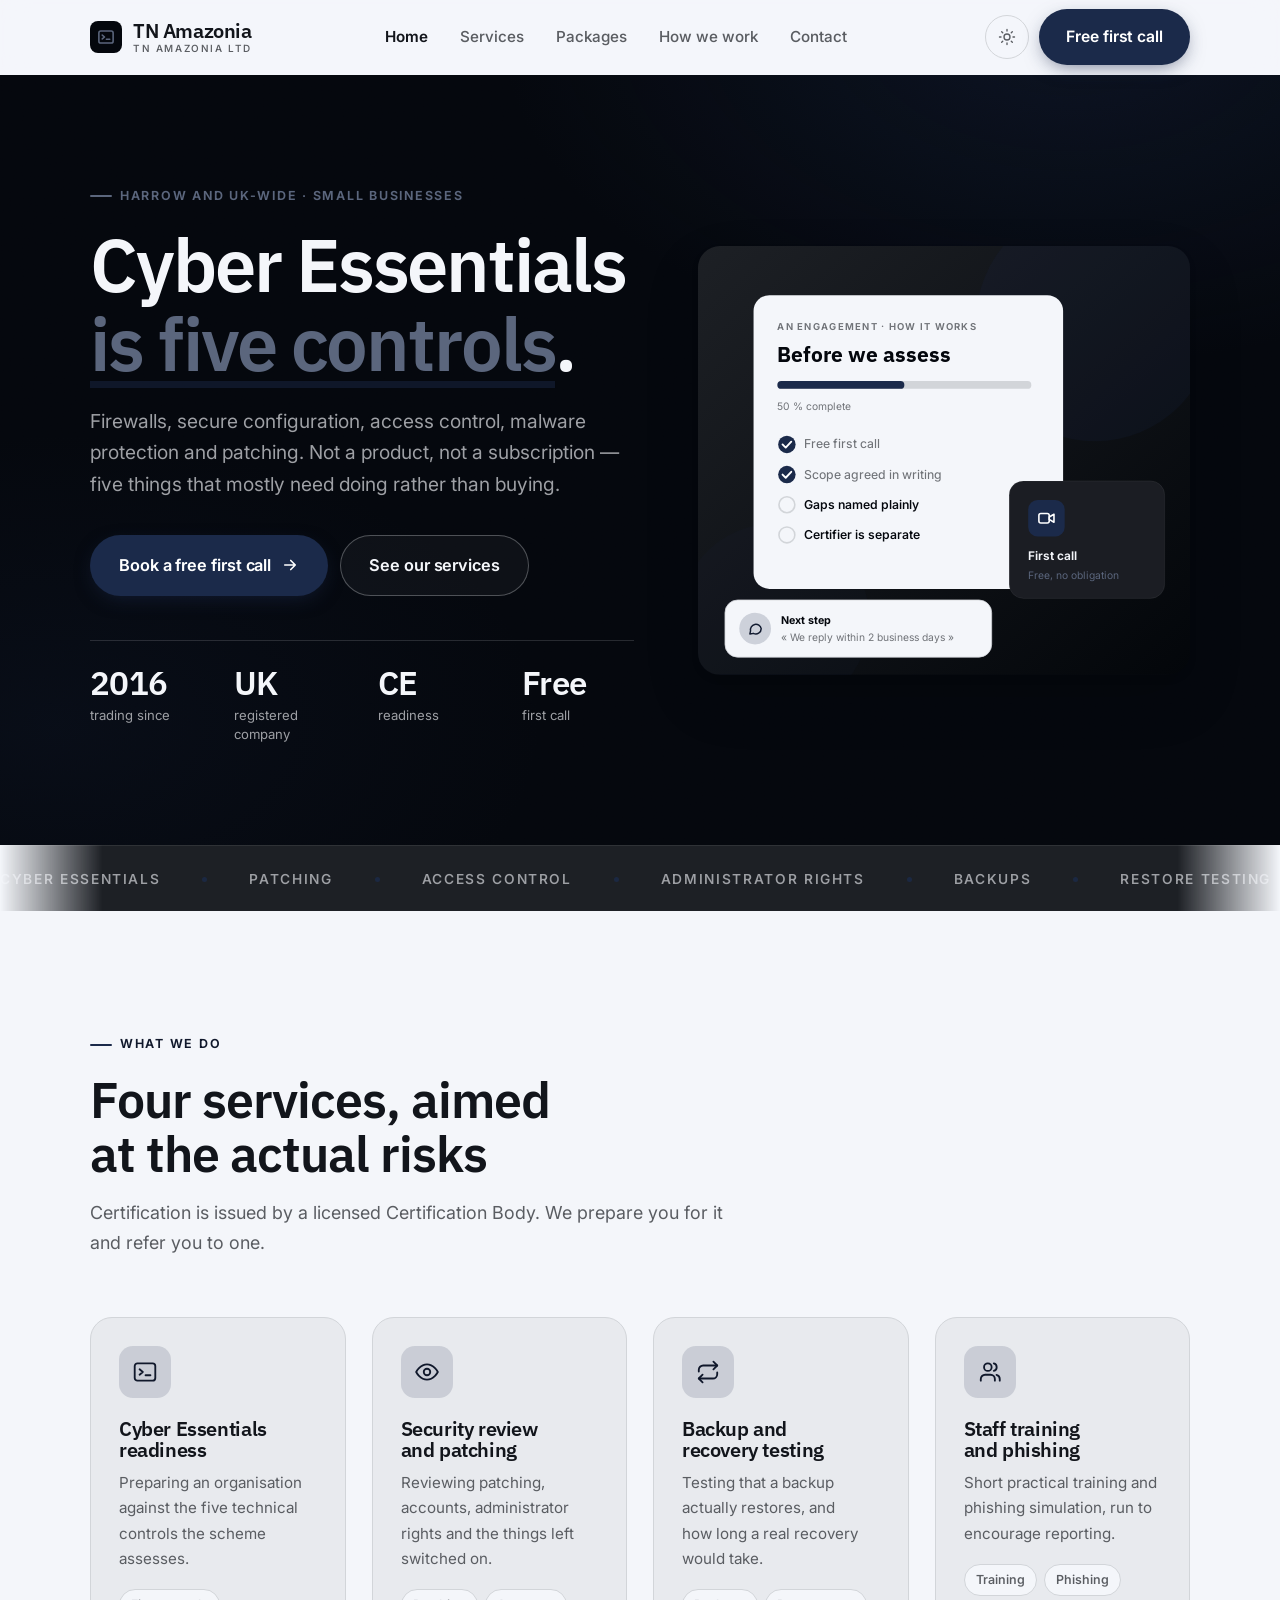
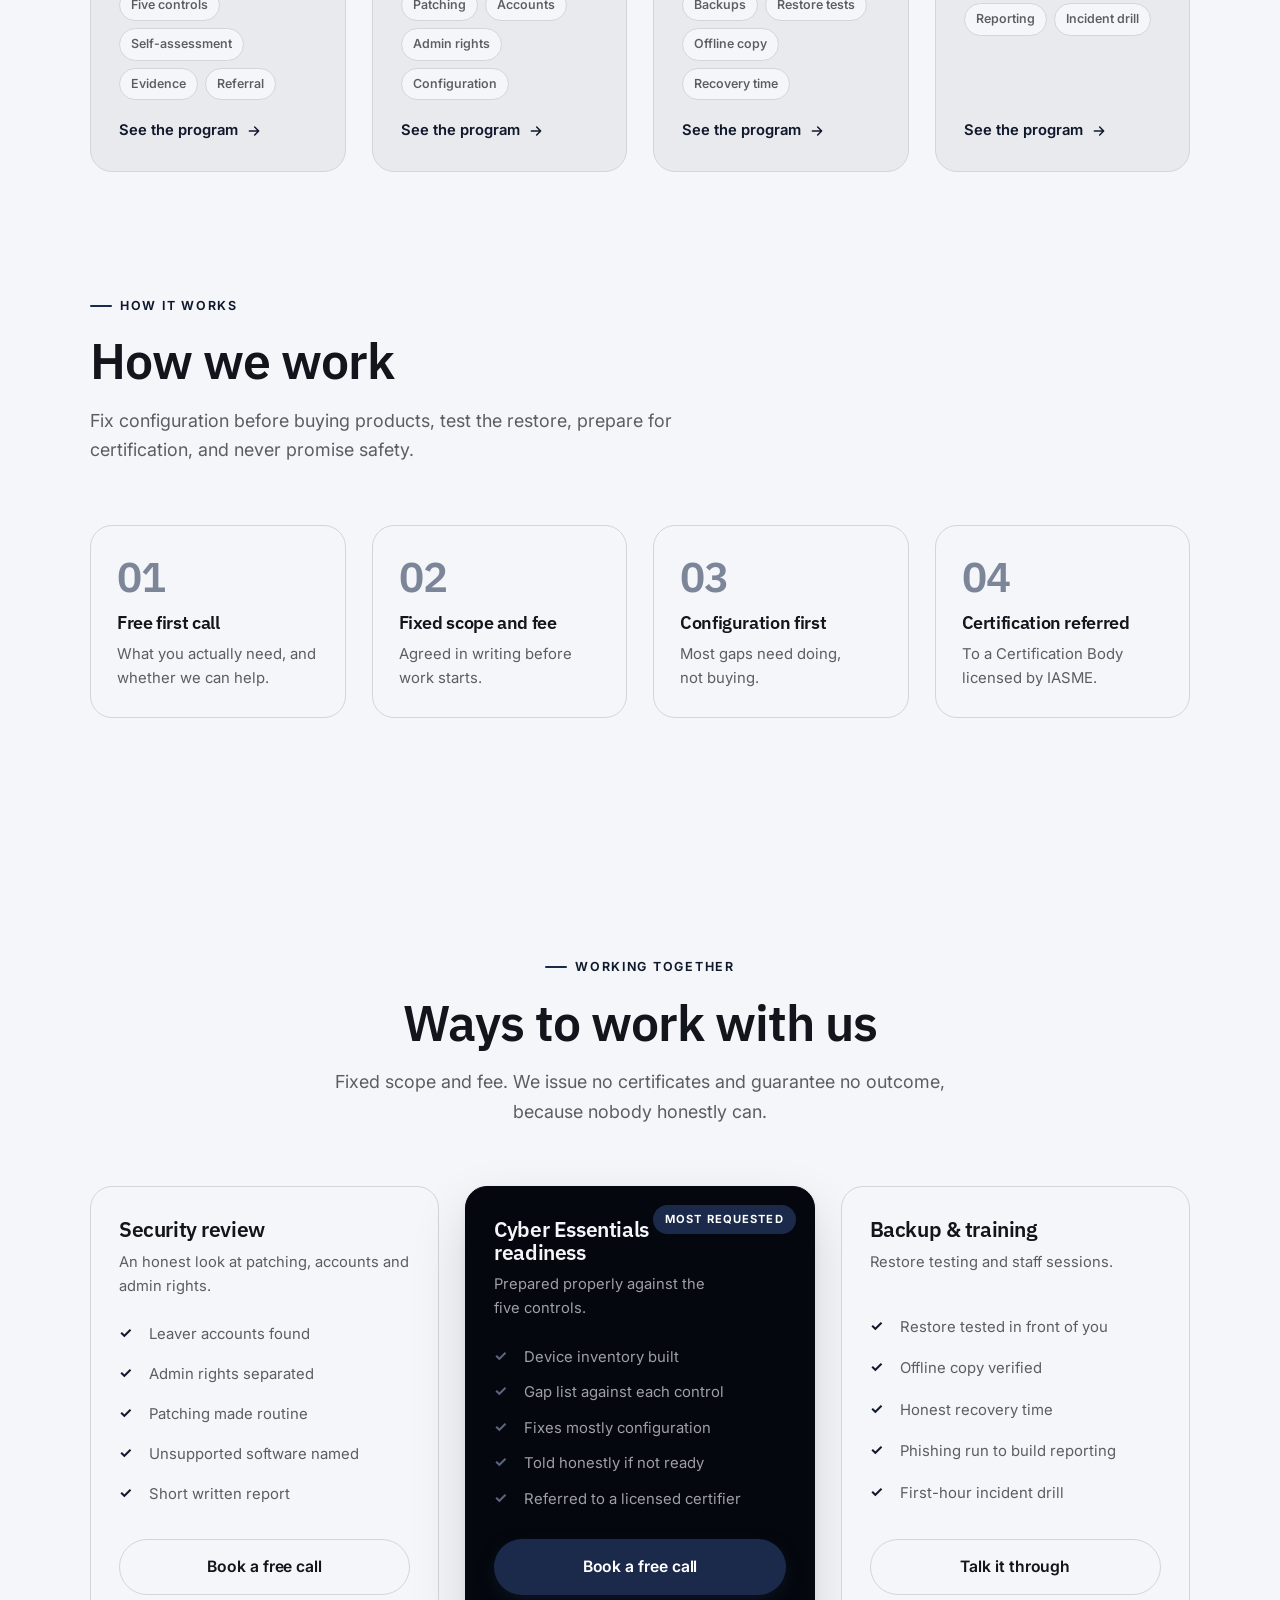
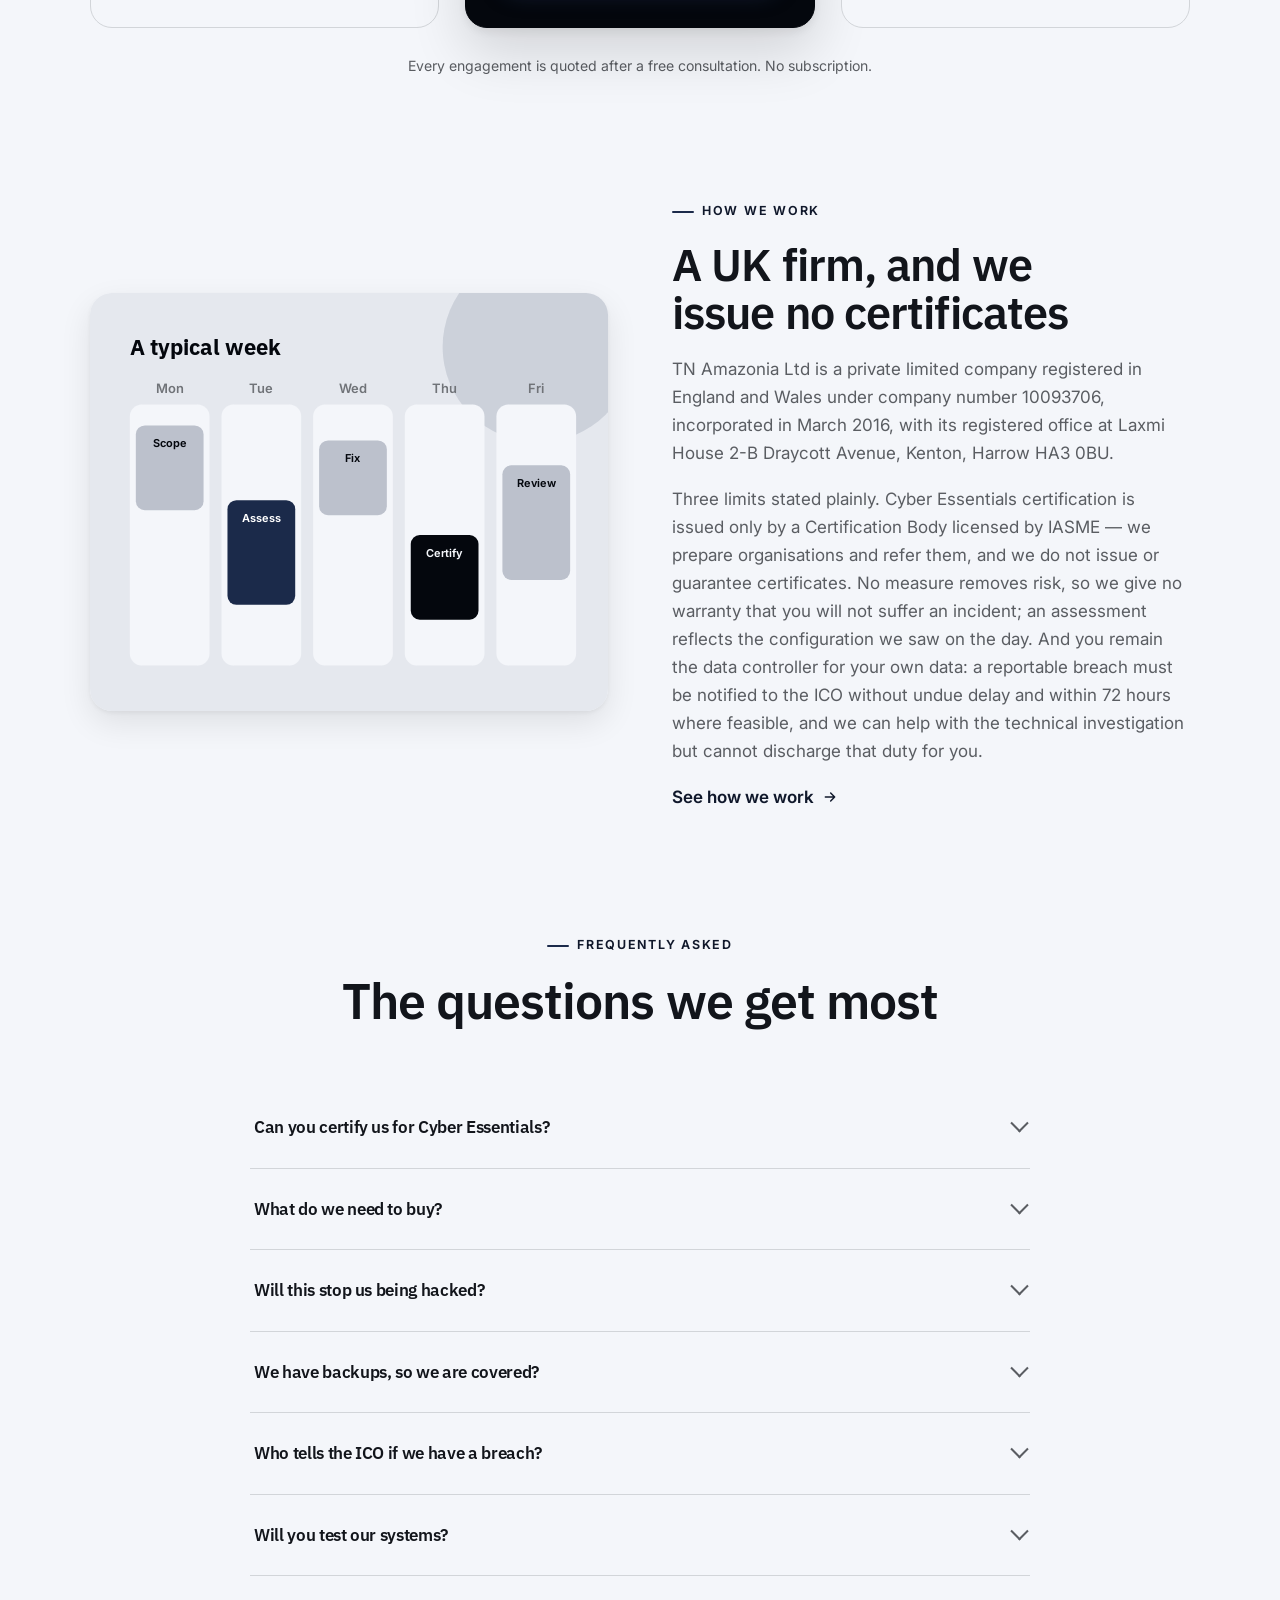
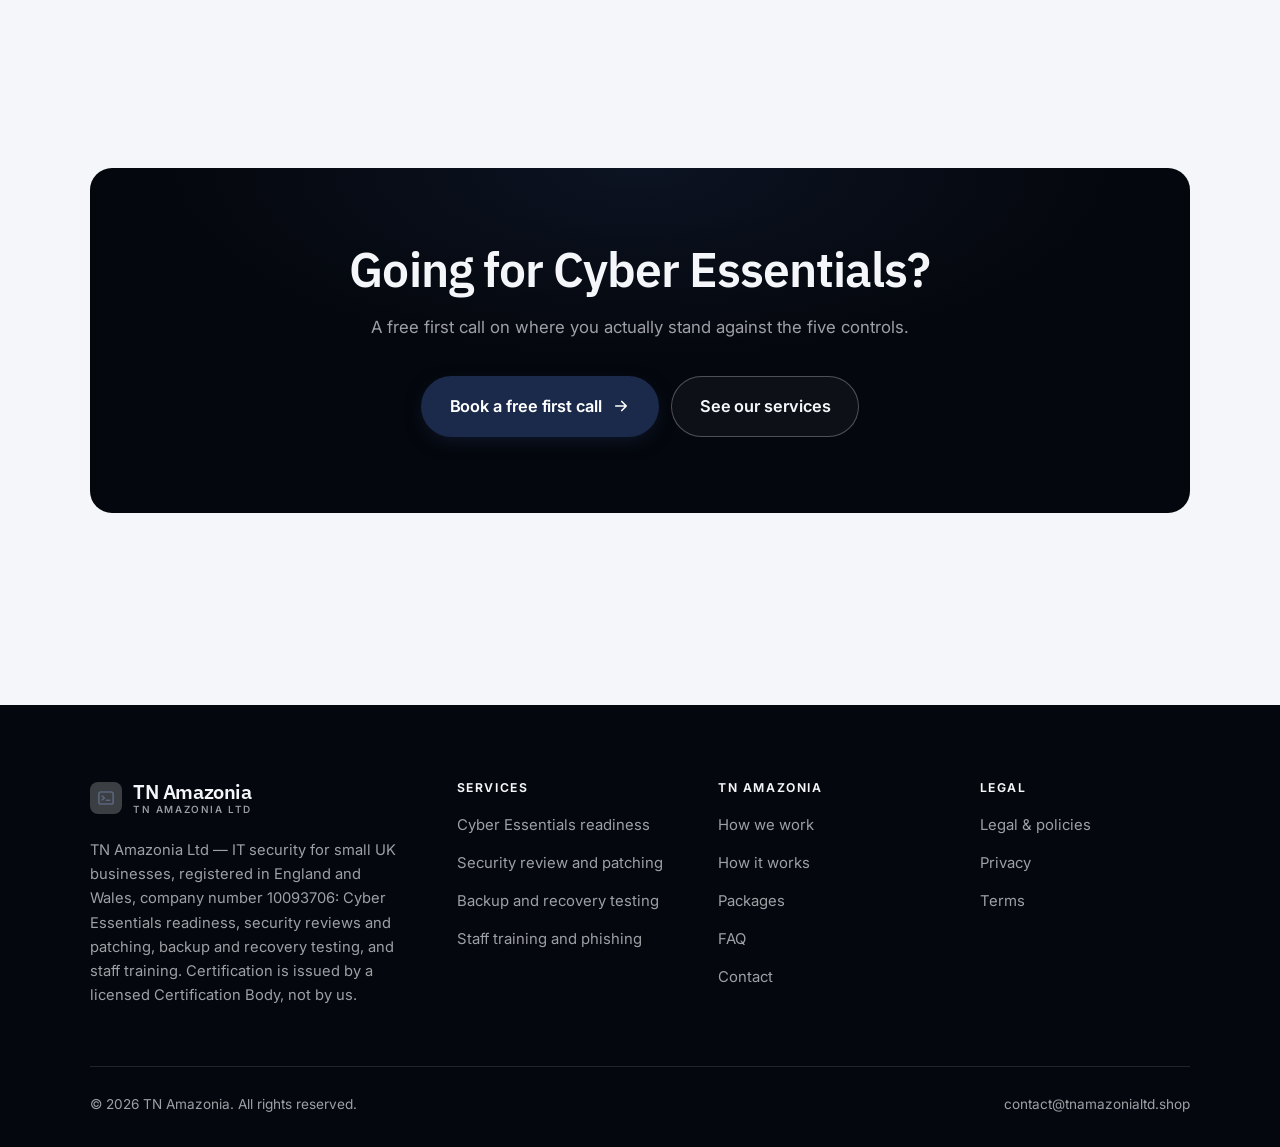
<file: index.html>
<!DOCTYPE html>
<html lang="en" class="no-js">
<head>
<meta charset="utf-8">
<meta name="viewport" content="width=device-width, initial-scale=1">
<title>TN Amazonia Ltd — IT security and Cyber Essentials readiness</title>
<meta name="description" content="TN Amazonia Ltd, IT security for small UK businesses: Cyber Essentials readiness, security reviews and patching, backup and recovery testing, and staff training.">
<link rel="canonical" href="https://tnamazonialtd.shop/">

<meta property="og:type" content="website">
<meta property="og:url" content="https://tnamazonialtd.shop/">
<meta property="og:site_name" content="TN Amazonia">
<meta property="og:locale" content="en_US">
<meta property="og:title" content="TN Amazonia Ltd — IT security and Cyber Essentials readiness">
<meta property="og:description" content="TN Amazonia Ltd, IT security for small UK businesses: Cyber Essentials readiness, security reviews and patching, backup and recovery testing, and staff training.">
<meta name="theme-color" content="#04070d">

<link rel="icon" href="assets/img/favicon.svg" type="image/svg+xml">
<link rel="preconnect" href="https://fonts.googleapis.com">
<link rel="preconnect" href="https://fonts.gstatic.com" crossorigin>
<link rel="stylesheet" href="https://fonts.googleapis.com/css2?family=IBM+Plex+Sans:wght@400;500;600;700&family=Inter:wght@400..700&display=swap">
<link rel="stylesheet" href="assets/css/style.css">

<!-- Thème appliqué avant le premier rendu (évite le flash) -->
<script>
document.documentElement.classList.remove('no-js');
(function(){try{var t=localStorage.getItem('site-theme');if(t){document.documentElement.setAttribute('data-theme',t);}}catch(e){}})();
</script>
<script type="application/ld+json">
{
  "@context": "https://schema.org",
  "@type": "Organization",
  "name": "TN Amazonia",
  "url": "https://tnamazonialtd.shop/",
  "email": "contact@tnamazonialtd.shop",
  "description": "TN Amazonia Ltd, IT security for small UK businesses: Cyber Essentials readiness, security reviews and patching, backup and recovery testing, and staff training.",
  "areaServed": "US",
  "knowsLanguage": "en"
}
</script>
</head>

<body>
<a class="skip-link" href="#main">Skip to main content</a>

<header class="site-header">
  <nav class="wrap nav" aria-label="Main navigation">
    <a class="brand" href="index.html">
      <svg class="brand__mark" viewBox="0 0 64 64" aria-hidden="true">
        <rect class="bm-bg" width="64" height="64" rx="16"/>
        <g class="bm-ic" transform="translate(14 14) scale(1.5)" fill="none" stroke-width="2.1" stroke-linecap="round" stroke-linejoin="round"><rect x="2.5" y="4" width="19" height="16" rx="2.5"/><path d="M7 9.5l3 2.5-3 2.5M12.5 15H17"/></g>
      </svg>
      <span>TN Amazonia<span class="brand__sub">TN Amazonia Ltd</span></span>
    </a>

    <ul class="nav__links" id="nav-links">
      <li><a href="index.html" aria-current="page">Home</a></li>
      <li><a href="programs.html">Services</a></li>
      <li><a href="index.html#pricing">Packages</a></li>
      <li><a href="about.html">How we work</a></li>
      <li><a href="contact.html">Contact</a></li>
      <li><a class="btn btn--primary" href="contact.html">Free first call</a></li>
    </ul>

    <div class="nav__cta">
      <button class="theme-toggle" type="button" aria-label="Switch to dark theme">
        <svg class="icon-sun" viewBox="0 0 24 24" fill="none" stroke="currentColor" stroke-width="1.8" stroke-linecap="round" aria-hidden="true"><circle cx="12" cy="12" r="4"/><path d="M12 2v2m0 16v2M2 12h2m16 0h2M4.9 4.9l1.4 1.4m11.4 11.4 1.4 1.4M19.1 4.9l-1.4 1.4M6.3 17.7l-1.4 1.4"/></svg>
        <svg class="icon-moon" viewBox="0 0 24 24" fill="none" stroke="currentColor" stroke-width="1.8" stroke-linecap="round" stroke-linejoin="round" aria-hidden="true"><path d="M21 12.8A9 9 0 1 1 11.2 3a7 7 0 0 0 9.8 9.8z"/></svg>
      </button>
      <a class="btn btn--primary" href="contact.html">Free first call</a>
      <button class="nav__toggle" type="button" aria-expanded="false" aria-controls="nav-links" aria-label="Open menu">
        <svg class="icon-open" viewBox="0 0 24 24" fill="none" stroke="currentColor" stroke-width="2" stroke-linecap="round" aria-hidden="true"><path d="M3 6h18M3 12h18M3 18h18"/></svg>
        <svg class="icon-close" viewBox="0 0 24 24" fill="none" stroke="currentColor" stroke-width="2" stroke-linecap="round" aria-hidden="true"><path d="M6 6l12 12M18 6L6 18"/></svg>
      </button>
    </div>
  </nav>
</header>

<main id="main">

<section class="hero">
  <div class="wrap hero__inner">
    <div>
      <span class="eyebrow hero__eyebrow">Harrow and UK-wide · Small businesses</span>
      <h1>Cyber Essentials<br> <em>is five controls</em>.</h1>
      <p class="hero__lede">Firewalls, secure configuration, access control, malware protection and patching. Not a product, not a subscription — five things that mostly need doing rather than buying.</p>

      <div class="hero__actions">
        <a class="btn btn--primary btn--lg" href="contact.html">Book a free first call <svg viewBox="0 0 24 24" fill="none" stroke="currentColor" stroke-width="2.2" stroke-linecap="round" stroke-linejoin="round" aria-hidden="true"><path d="M5 12h14M13 6l6 6-6 6"/></svg></a>
        <a class="btn btn--on-dark btn--lg" href="programs.html">See our services</a>
      </div>

      <ul class="hero__proof">
        <li><span class="stat__num">2016</span><span class="stat__label">trading since</span></li>
        <li><span class="stat__num">UK</span><span class="stat__label">registered company</span></li>
        <li><span class="stat__num">CE</span><span class="stat__label">readiness</span></li>
        <li><span class="stat__num">Free</span><span class="stat__label">first call</span></li>
      </ul>
    </div>

    <div class="hero__art">
      <svg viewBox="0 0 620 540" role="img" aria-label="How a security engagement with TN Amazonia works, from free call to certification referral.">
        <defs>
          <linearGradient id="hbg" x1="0" y1="0" x2="1" y2="1">
            <stop offset="0" stop-color="#1d2025"/><stop offset="1" stop-color="#03060a"/>
          </linearGradient>
        </defs>
        <rect width="620" height="540" rx="22" fill="url(#hbg)"/>
        <circle cx="500" cy="96" r="150" fill="#1b2a4a" opacity=".16"/>
        <circle cx="96" cy="470" r="120" fill="#1b2a4a" opacity=".08"/>

        <g style="font-family: var(--font-body)">
          <!-- Carte programme -->
          <rect x="70" y="62" width="390" height="370" rx="20" fill="#f4f6fa"/>
          <text x="100" y="106" font-size="12" font-weight="650" letter-spacing="1.6" fill="#707378">AN ENGAGEMENT · HOW IT WORKS</text>
          <text x="100" y="146" font-size="27" font-weight="700" fill="#04070d" style="font-family: var(--font-display)">Before we assess</text>
          <rect x="100" y="170" width="320" height="10" rx="5" fill="#d2d5d9"/>
          <rect x="100" y="170" width="160" height="10" rx="5" fill="#1b2a4a"/>
          <text x="100" y="206" font-size="13" fill="#707378">50 % complete</text>
          <circle cx="112" cy="250" r="11" fill="#1b2a4a"/><path d="M106.5 250l4 4 7-7.5" fill="none" stroke="#ffffff" stroke-width="2.4" stroke-linecap="round" stroke-linejoin="round"/><text x="134" y="255" font-size="15.5" fill="#707378" font-weight="450">Free first call</text>
          <circle cx="112" cy="288" r="11" fill="#1b2a4a"/><path d="M106.5 288l4 4 7-7.5" fill="none" stroke="#ffffff" stroke-width="2.4" stroke-linecap="round" stroke-linejoin="round"/><text x="134" y="293" font-size="15.5" fill="#707378" font-weight="450">Scope agreed in writing</text>
          <circle cx="112" cy="326" r="10" fill="none" stroke="#d2d5d9" stroke-width="2"/><text x="134" y="331" font-size="15.5" fill="#04070d" font-weight="560">Gaps named plainly</text>
          <circle cx="112" cy="364" r="10" fill="none" stroke="#d2d5d9" stroke-width="2"/><text x="134" y="369" font-size="15.5" fill="#04070d" font-weight="560">Certifier is separate</text>

          <!-- Carte séance -->
          <rect x="392" y="296" width="196" height="148" rx="18" fill="#1b1d23" stroke="#ffffff" stroke-opacity=".08"/>
          <rect x="416" y="320" width="46" height="46" rx="12" fill="#1b2a4a"/>
          <g transform="translate(427 331)" fill="none" stroke="#ffffff" color="#ffffff" stroke-width="2" stroke-linecap="round" stroke-linejoin="round"><rect x="2.5" y="6" width="13" height="12" rx="2.5"/><path d="M15.5 10.5 21.5 7v10l-6-3.5z"/></g>
          <text x="416" y="396" font-size="15" font-weight="650" fill="#f4f6fa">First call</text>
          <text x="416" y="420" font-size="13" fill="#5b667d">Free, no obligation</text>

          <!-- Retour du coach -->
          <rect x="34" y="446" width="336" height="72" rx="16" fill="#f4f6fa" stroke="#d2d5d9"/>
          <circle cx="72" cy="482" r="20" fill="#cdd1da"/>
          <g transform="translate(62 472) scale(.84)" fill="none" stroke="#121b30" stroke-width="2.2" stroke-linecap="round" stroke-linejoin="round"><path d="M21 12a8 8 0 0 1-11.6 7.1L4 20l1-4.6A8 8 0 1 1 21 12z"/></g>
          <text x="104" y="476" font-size="13.5" font-weight="700" fill="#04070d">Next step</text>
          <text x="104" y="498" font-size="13" fill="#707378">« We reply within 2 business days »</text>
        </g>
      </svg>
    </div>
  </div>
</section>

<div class="marquee" aria-hidden="true">
  <div class="marquee__track"><span>Cyber Essentials</span><span>Patching</span><span>Access control</span><span>Administrator rights</span><span>Backups</span><span>Restore testing</span><span>Phishing training</span><span>Incident readiness</span><span>UK GDPR</span><span>Small business</span><span>Cyber Essentials</span><span>Patching</span><span>Access control</span><span>Administrator rights</span><span>Backups</span><span>Restore testing</span><span>Phishing training</span><span>Incident readiness</span><span>UK GDPR</span><span>Small business</span></div>
</div>

<section class="section wrap" id="programs">
  <div class="section-head reveal">
    <span class="eyebrow">What we do</span>
    <h2>Four services, aimed at the actual risks</h2>
    <p>Certification is issued by a licensed Certification Body. We prepare you for it and refer you to one.</p>
  </div>
  <div class="grid grid--4 reveal-group">
    <a class="card" href="programs.html#cyberessentials">
      <div class="card__icon"><svg viewBox="0 0 24 24" fill="none" stroke="currentColor" stroke-width="1.7" stroke-linecap="round" stroke-linejoin="round" aria-hidden="true"><rect x="2.5" y="4" width="19" height="16" rx="2.5"/><path d="M7 9.5l3 2.5-3 2.5M12.5 15H17"/></svg></div>
      <h3>Cyber Essentials readiness</h3>
      <p>Preparing an organisation against the five technical controls the scheme assesses.</p>
      <ul class="tags"><li>Five controls</li><li>Self-assessment</li><li>Evidence</li><li>Referral</li></ul>
      <span class="arrow-link">See the program <svg viewBox="0 0 24 24" fill="none" stroke="currentColor" stroke-width="2.2" stroke-linecap="round" stroke-linejoin="round" aria-hidden="true"><path d="M5 12h14M13 6l6 6-6 6"/></svg></span>
    </a>
    <a class="card" href="programs.html#review">
      <div class="card__icon"><svg viewBox="0 0 24 24" fill="none" stroke="currentColor" stroke-width="1.7" stroke-linecap="round" stroke-linejoin="round" aria-hidden="true"><path d="M2 12s3.6-7 10-7 10 7 10 7-3.6 7-10 7S2 12 2 12z"/><circle cx="12" cy="12" r="3"/></svg></div>
      <h3>Security review and patching</h3>
      <p>Reviewing patching, accounts, administrator rights and the things left switched on.</p>
      <ul class="tags"><li>Patching</li><li>Accounts</li><li>Admin rights</li><li>Configuration</li></ul>
      <span class="arrow-link">See the program <svg viewBox="0 0 24 24" fill="none" stroke="currentColor" stroke-width="2.2" stroke-linecap="round" stroke-linejoin="round" aria-hidden="true"><path d="M5 12h14M13 6l6 6-6 6"/></svg></span>
    </a>
    <a class="card" href="programs.html#backup">
      <div class="card__icon"><svg viewBox="0 0 24 24" fill="none" stroke="currentColor" stroke-width="1.7" stroke-linecap="round" stroke-linejoin="round" aria-hidden="true"><path d="M17 2.5l3.5 3.5L17 9.5"/><path d="M3.5 11.5V10A4 4 0 0 1 7.5 6h13M7 21.5 3.5 18 7 14.5"/><path d="M20.5 12.5V14a4 4 0 0 1-4 4h-13"/></svg></div>
      <h3>Backup and recovery testing</h3>
      <p>Testing that a backup actually restores, and how long a real recovery would take.</p>
      <ul class="tags"><li>Backups</li><li>Restore tests</li><li>Offline copy</li><li>Recovery time</li></ul>
      <span class="arrow-link">See the program <svg viewBox="0 0 24 24" fill="none" stroke="currentColor" stroke-width="2.2" stroke-linecap="round" stroke-linejoin="round" aria-hidden="true"><path d="M5 12h14M13 6l6 6-6 6"/></svg></span>
    </a>
    <a class="card" href="programs.html#training">
      <div class="card__icon"><svg viewBox="0 0 24 24" fill="none" stroke="currentColor" stroke-width="1.7" stroke-linecap="round" stroke-linejoin="round" aria-hidden="true"><path d="M16.5 20v-1.5a4 4 0 0 0-4-4h-5a4 4 0 0 0-4 4V20"/><circle cx="10" cy="7.5" r="3.5"/><path d="M21 20v-1.5a4 4 0 0 0-3-3.9M15.5 4.1a3.5 3.5 0 0 1 0 6.8"/></svg></div>
      <h3>Staff training and phishing</h3>
      <p>Short practical training and phishing simulation, run to encourage reporting.</p>
      <ul class="tags"><li>Training</li><li>Phishing</li><li>Reporting</li><li>Incident drill</li></ul>
      <span class="arrow-link">See the program <svg viewBox="0 0 24 24" fill="none" stroke="currentColor" stroke-width="2.2" stroke-linecap="round" stroke-linejoin="round" aria-hidden="true"><path d="M5 12h14M13 6l6 6-6 6"/></svg></span>
    </a>
  </div>
</section>

<section class="section section--flush wrap" id="how-it-works">
  <div class="section-head reveal">
    <span class="eyebrow">How it works</span>
    <h2>How we work</h2>
    <p>Fix configuration before buying products, test the restore, prepare for certification, and never promise safety.</p>
  </div>
  <div class="grid grid--4 steps reveal-group">
    <article class="step">
      <h3>Free first call</h3>
      <p>What you actually need, and whether we can help.</p>
    </article>
    <article class="step">
      <h3>Fixed scope and fee</h3>
      <p>Agreed in writing before work starts.</p>
    </article>
    <article class="step">
      <h3>Configuration first</h3>
      <p>Most gaps need doing, not buying.</p>
    </article>
    <article class="step">
      <h3>Certification referred</h3>
      <p>To a Certification Body licensed by IASME.</p>
    </article>
  </div>
</section>

<section class="section wrap" id="pricing">
  <div class="section-head section-head--center reveal">
    <span class="eyebrow">Working together</span>
    <h2>Ways to work with us</h2>
    <p>Fixed scope and fee. We issue no certificates and guarantee no outcome, because nobody honestly can.</p>
  </div>
  <div class="grid grid--3 plans reveal-group">
    <article class="plan">
      
      <h3>Security review</h3>
      <p class="plan__desc">An honest look at patching, accounts and admin rights.</p>
      
      <ul class="plan__features">
        <li>Leaver accounts found</li>
        <li>Admin rights separated</li>
        <li>Patching made routine</li>
        <li>Unsupported software named</li>
        <li>Short written report</li>
      </ul>
      <a class="btn btn--ghost btn--block" href="contact.html">Book a free call</a>
    </article>
    <article class="plan plan--featured">
      <span class="plan__tag">Most requested</span>
      <h3>Cyber Essentials readiness</h3>
      <p class="plan__desc">Prepared properly against the five controls.</p>
      
      <ul class="plan__features">
        <li>Device inventory built</li>
        <li>Gap list against each control</li>
        <li>Fixes mostly configuration</li>
        <li>Told honestly if not ready</li>
        <li>Referred to a licensed certifier</li>
      </ul>
      <a class="btn btn--primary btn--block" href="contact.html">Book a free call</a>
    </article>
    <article class="plan">
      
      <h3>Backup &amp; training</h3>
      <p class="plan__desc">Restore testing and staff sessions.</p>
      
      <ul class="plan__features">
        <li>Restore tested in front of you</li>
        <li>Offline copy verified</li>
        <li>Honest recovery time</li>
        <li>Phishing run to build reporting</li>
        <li>First-hour incident drill</li>
      </ul>
      <a class="btn btn--ghost btn--block" href="contact.html">Talk it through</a>
    </article>
  </div>
  <p class="plans-note">Every engagement is quoted after a free consultation. No subscription.</p>
</section>

<section class="section section--flush wrap">
  <div class="split reveal">
    <div class="split__art">
      <svg viewBox="0 0 520 420" role="img" aria-label="Example of a typical week: Scope, Assess, Fix, Certify, Review.">
        <rect width="520" height="420" rx="20" fill="#e5e8ee"/>
        <circle cx="450" cy="54" r="96" fill="#1b2a4a" opacity=".12"/>
        <g style="font-family: var(--font-body)">
        <text x="40" y="62" font-size="22" font-weight="700" fill="#04070d" style="font-family: var(--font-display)">A typical week</text>
        <text x="80" y="100" text-anchor="middle" font-size="13" font-weight="600" fill="#707378">Mon</text>
        <rect x="40" y="112" width="80" height="262" rx="12" fill="#f4f6fa"/>
        <rect x="46" y="133" width="68" height="85" rx="9" fill="#bcc1cc"/>
        <text x="80" y="155" text-anchor="middle" font-size="11" font-weight="650" fill="#04070d">Scope</text>
        <text x="172" y="100" text-anchor="middle" font-size="13" font-weight="600" fill="#707378">Tue</text>
        <rect x="132" y="112" width="80" height="262" rx="12" fill="#f4f6fa"/>
        <rect x="138" y="208" width="68" height="105" rx="9" fill="#1b2a4a"/>
        <text x="172" y="230" text-anchor="middle" font-size="11" font-weight="650" fill="#ffffff">Assess</text>
        <text x="264" y="100" text-anchor="middle" font-size="13" font-weight="600" fill="#707378">Wed</text>
        <rect x="224" y="112" width="80" height="262" rx="12" fill="#f4f6fa"/>
        <rect x="230" y="148" width="68" height="75" rx="9" fill="#bcc1cc"/>
        <text x="264" y="170" text-anchor="middle" font-size="11" font-weight="650" fill="#04070d">Fix</text>
        <text x="356" y="100" text-anchor="middle" font-size="13" font-weight="600" fill="#707378">Thu</text>
        <rect x="316" y="112" width="80" height="262" rx="12" fill="#f4f6fa"/>
        <rect x="322" y="243" width="68" height="85" rx="9" fill="#04070d"/>
        <text x="356" y="265" text-anchor="middle" font-size="11" font-weight="650" fill="#f4f6fa">Certify</text>
        <text x="448" y="100" text-anchor="middle" font-size="13" font-weight="600" fill="#707378">Fri</text>
        <rect x="408" y="112" width="80" height="262" rx="12" fill="#f4f6fa"/>
        <rect x="414" y="173" width="68" height="115" rx="9" fill="#bcc1cc"/>
        <text x="448" y="195" text-anchor="middle" font-size="11" font-weight="650" fill="#04070d">Review</text>
        </g>
      </svg>
    </div>
    <div>
      <span class="eyebrow">How we work</span>
      <h2>A UK firm, and we issue no certificates</h2>
      <p>TN Amazonia Ltd is a private limited company registered in England and Wales under company number 10093706, incorporated in March 2016, with its registered office at Laxmi House 2-B Draycott Avenue, Kenton, Harrow HA3 0BU.</p>
      <p>Three limits stated plainly. Cyber Essentials certification is issued only by a Certification Body licensed by IASME — we prepare organisations and refer them, and we do not issue or guarantee certificates. No measure removes risk, so we give no warranty that you will not suffer an incident; an assessment reflects the configuration we saw on the day. And you remain the data controller for your own data: a reportable breach must be notified to the ICO without undue delay and within 72 hours where feasible, and we can help with the technical investigation but cannot discharge that duty for you.</p>
      <p><a class="arrow-link" href="about.html">See how we work <svg viewBox="0 0 24 24" fill="none" stroke="currentColor" stroke-width="2.2" stroke-linecap="round" stroke-linejoin="round" aria-hidden="true"><path d="M5 12h14M13 6l6 6-6 6"/></svg></a></p>
    </div>
  </div>
</section>

<section class="section section--flush wrap" id="faq">
  <div class="section-head section-head--center reveal">
    <span class="eyebrow">Frequently asked</span>
    <h2>The questions we get most</h2>
  </div>
  <div class="faq reveal">
    <details>
      <summary>Can you certify us for Cyber Essentials?</summary>
      <p>No. Certification is issued by a Certification Body licensed by IASME. We prepare you against the five controls and refer you to one — and if you are not ready we will say so rather than putting in an assessment that fails.</p>
    </details>
    <details>
      <summary>What do we need to buy?</summary>
      <p>Usually less than you expect. The commonest failures are unsupported software still in use and everyone running as administrator, and neither is fixed by a purchase. We work through configuration first.</p>
    </details>
    <details>
      <summary>Will this stop us being hacked?</summary>
      <p>No, and nobody can promise that. Good controls make an incident much less likely and far less damaging. Anyone guaranteeing you will not be breached is selling something other than security.</p>
    </details>
    <details>
      <summary>We have backups, so we are covered?</summary>
      <p>Only if someone has restored one. Ransomware encrypts backups it can reach, so we test a restore in front of you and check that at least one copy is genuinely offline or immutable.</p>
    </details>
    <details>
      <summary>Who tells the ICO if we have a breach?</summary>
      <p>You do. You are the data controller, and a reportable breach must be notified without undue delay and within 72 hours where feasible. We can help establish what happened technically, but the duty stays with you.</p>
    </details>
    <details>
      <summary>Will you test our systems?</summary>
      <p>Only with your written authorisation, and only against systems you own or are entitled to authorise. Testing anything else would be unlawful regardless of who asked.</p>
    </details>
  </div>
</section>

<section class="wrap section--tight">
  <div class="cta-band reveal">
    <h2>Going for Cyber Essentials?</h2>
    <p>A free first call on where you actually stand against the five controls.</p>
    <div class="hero__actions">
      <a class="btn btn--primary btn--lg" href="contact.html">Book a free first call <svg viewBox="0 0 24 24" fill="none" stroke="currentColor" stroke-width="2.2" stroke-linecap="round" stroke-linejoin="round" aria-hidden="true"><path d="M5 12h14M13 6l6 6-6 6"/></svg></a>
      <a class="btn btn--on-dark btn--lg" href="programs.html">See our services</a>
    </div>
  </div>
</section>

</main>

<footer class="site-footer">
  <div class="wrap">
    <div class="footer__grid">
      <div class="footer__brand">
        <a class="brand" href="index.html">
          <svg class="brand__mark" viewBox="0 0 64 64" aria-hidden="true">
        <rect class="bm-bg" width="64" height="64" rx="16"/>
        <g class="bm-ic" transform="translate(14 14) scale(1.5)" fill="none" stroke-width="2.1" stroke-linecap="round" stroke-linejoin="round"><rect x="2.5" y="4" width="19" height="16" rx="2.5"/><path d="M7 9.5l3 2.5-3 2.5M12.5 15H17"/></g>
      </svg>
          <span>TN Amazonia<span class="brand__sub">TN Amazonia Ltd</span></span>
        </a>
        <p>TN Amazonia Ltd — IT security for small UK businesses, registered in England and Wales, company number 10093706: Cyber Essentials readiness, security reviews and patching, backup and recovery testing, and staff training. Certification is issued by a licensed Certification Body, not by us.</p>
      </div>

      <div class="footer__col">
        <h4>Services</h4>
        <ul>
          <li><a href="programs.html#cyberessentials">Cyber Essentials readiness</a></li>
          <li><a href="programs.html#review">Security review and patching</a></li>
          <li><a href="programs.html#backup">Backup and recovery testing</a></li>
          <li><a href="programs.html#training">Staff training and phishing</a></li>
        </ul>
      </div>

      <div class="footer__col">
        <h4>TN Amazonia</h4>
        <ul>
          <li><a href="about.html">How we work</a></li>
          <li><a href="index.html#how-it-works">How it works</a></li>
          <li><a href="index.html#pricing">Packages</a></li>
          <li><a href="index.html#faq">FAQ</a></li>
          <li><a href="contact.html">Contact</a></li>
        </ul>
      </div>

      <div class="footer__col">
        <h4>Legal</h4>
        <ul>
          <li><a href="legal.html">Legal &amp; policies</a></li>
          <li><a href="legal.html#privacy">Privacy</a></li>
          <li><a href="legal.html#terms">Terms</a></li>
        </ul>
      </div>
    </div>

    <div class="footer__bottom">
      <p>© <span data-year>2026</span> TN Amazonia. All rights reserved.</p>
      <p><a href="mailto:contact@tnamazonialtd.shop">contact@tnamazonialtd.shop</a></p>
    </div>
  </div>
</footer>

<script src="assets/js/main.js" defer></script>
</body>
</html>
</file>
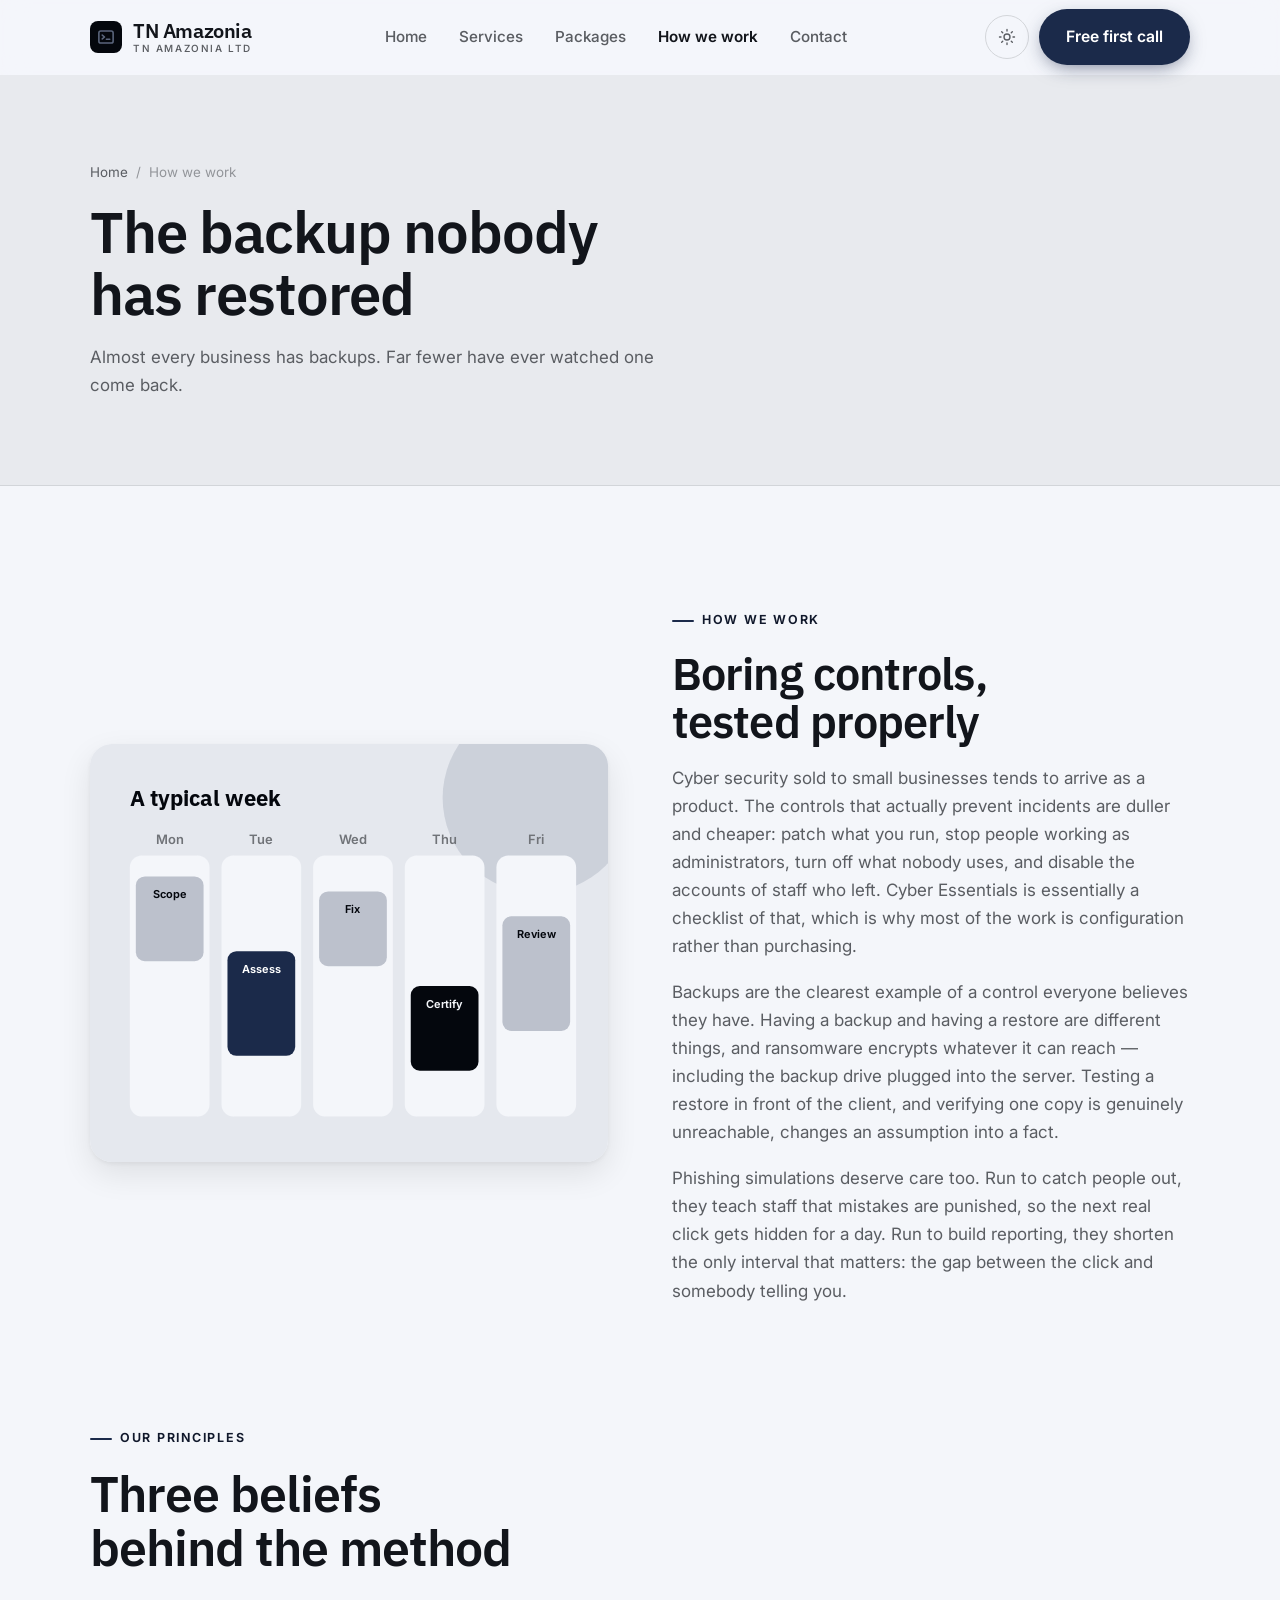
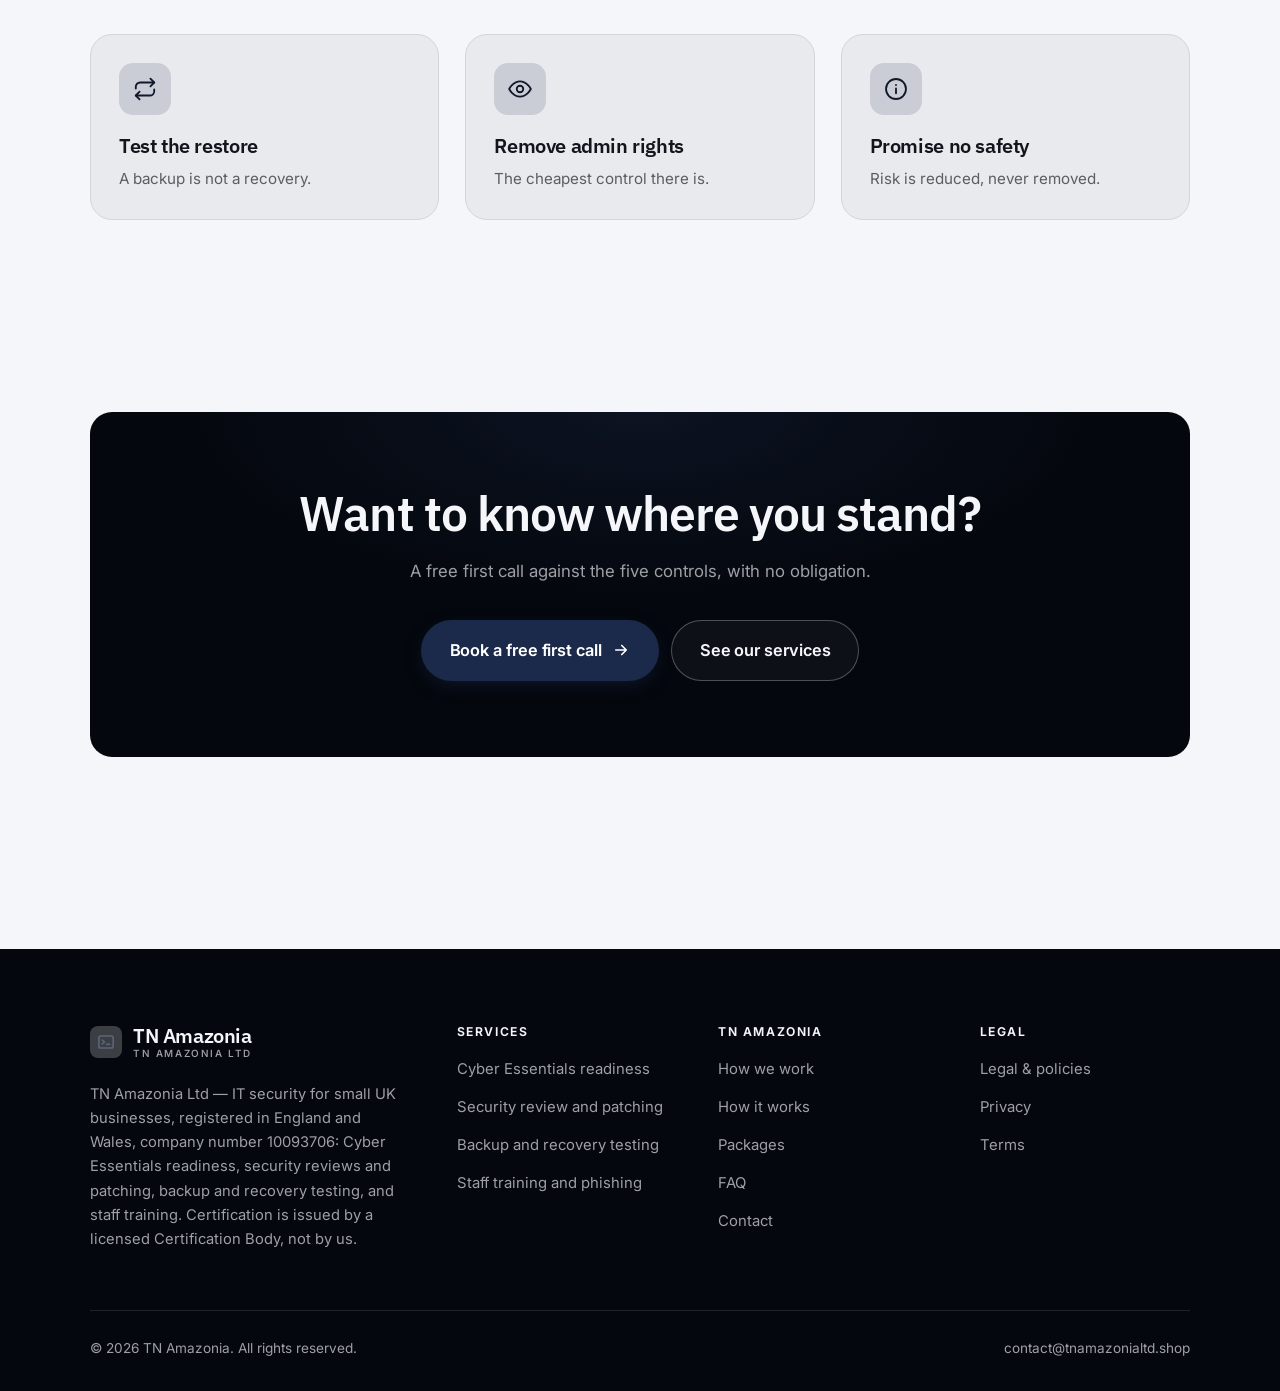
<file: about.html>
<!DOCTYPE html>
<html lang="en" class="no-js">
<head>
<meta charset="utf-8">
<meta name="viewport" content="width=device-width, initial-scale=1">
<title>How we work — TN Amazonia</title>
<meta name="description" content="About TN Amazonia Ltd, IT security for small UK businesses, company number 10093706.">
<link rel="canonical" href="https://tnamazonialtd.shop/about.html">

<meta property="og:type" content="website">
<meta property="og:url" content="https://tnamazonialtd.shop/about.html">
<meta property="og:site_name" content="TN Amazonia">
<meta property="og:locale" content="en_US">
<meta property="og:title" content="How we work — TN Amazonia">
<meta property="og:description" content="About TN Amazonia Ltd, IT security for small UK businesses, company number 10093706.">
<meta name="theme-color" content="#04070d">

<link rel="icon" href="assets/img/favicon.svg" type="image/svg+xml">
<link rel="preconnect" href="https://fonts.googleapis.com">
<link rel="preconnect" href="https://fonts.gstatic.com" crossorigin>
<link rel="stylesheet" href="https://fonts.googleapis.com/css2?family=IBM+Plex+Sans:wght@400;500;600;700&family=Inter:wght@400..700&display=swap">
<link rel="stylesheet" href="assets/css/style.css">

<!-- Thème appliqué avant le premier rendu (évite le flash) -->
<script>
document.documentElement.classList.remove('no-js');
(function(){try{var t=localStorage.getItem('site-theme');if(t){document.documentElement.setAttribute('data-theme',t);}}catch(e){}})();
</script>
</head>

<body>
<a class="skip-link" href="#main">Skip to main content</a>

<header class="site-header">
  <nav class="wrap nav" aria-label="Main navigation">
    <a class="brand" href="index.html">
      <svg class="brand__mark" viewBox="0 0 64 64" aria-hidden="true">
        <rect class="bm-bg" width="64" height="64" rx="16"/>
        <g class="bm-ic" transform="translate(14 14) scale(1.5)" fill="none" stroke-width="2.1" stroke-linecap="round" stroke-linejoin="round"><rect x="2.5" y="4" width="19" height="16" rx="2.5"/><path d="M7 9.5l3 2.5-3 2.5M12.5 15H17"/></g>
      </svg>
      <span>TN Amazonia<span class="brand__sub">TN Amazonia Ltd</span></span>
    </a>

    <ul class="nav__links" id="nav-links">
      <li><a href="index.html">Home</a></li>
      <li><a href="programs.html">Services</a></li>
      <li><a href="index.html#pricing">Packages</a></li>
      <li><a href="about.html" aria-current="page">How we work</a></li>
      <li><a href="contact.html">Contact</a></li>
      <li><a class="btn btn--primary" href="contact.html">Free first call</a></li>
    </ul>

    <div class="nav__cta">
      <button class="theme-toggle" type="button" aria-label="Switch to dark theme">
        <svg class="icon-sun" viewBox="0 0 24 24" fill="none" stroke="currentColor" stroke-width="1.8" stroke-linecap="round" aria-hidden="true"><circle cx="12" cy="12" r="4"/><path d="M12 2v2m0 16v2M2 12h2m16 0h2M4.9 4.9l1.4 1.4m11.4 11.4 1.4 1.4M19.1 4.9l-1.4 1.4M6.3 17.7l-1.4 1.4"/></svg>
        <svg class="icon-moon" viewBox="0 0 24 24" fill="none" stroke="currentColor" stroke-width="1.8" stroke-linecap="round" stroke-linejoin="round" aria-hidden="true"><path d="M21 12.8A9 9 0 1 1 11.2 3a7 7 0 0 0 9.8 9.8z"/></svg>
      </button>
      <a class="btn btn--primary" href="contact.html">Free first call</a>
      <button class="nav__toggle" type="button" aria-expanded="false" aria-controls="nav-links" aria-label="Open menu">
        <svg class="icon-open" viewBox="0 0 24 24" fill="none" stroke="currentColor" stroke-width="2" stroke-linecap="round" aria-hidden="true"><path d="M3 6h18M3 12h18M3 18h18"/></svg>
        <svg class="icon-close" viewBox="0 0 24 24" fill="none" stroke="currentColor" stroke-width="2" stroke-linecap="round" aria-hidden="true"><path d="M6 6l12 12M18 6L6 18"/></svg>
      </button>
    </div>
  </nav>
</header>

<main id="main">

<section class="page-head">
  <div class="wrap">
    <nav class="breadcrumb" aria-label="Breadcrumb">
      <a href="index.html">Home</a><span>/</span><span aria-current="page">How we work</span>
    </nav>
    <h1>The backup nobody has restored</h1>
    <p>Almost every business has backups. Far fewer have ever watched one come back.</p>
  </div>
</section>

<section class="section wrap">
  <div class="split reveal">
    <div class="split__art">
      <svg viewBox="0 0 520 420" role="img" aria-label="Example of a typical week: Scope, Assess, Fix, Certify, Review.">
        <rect width="520" height="420" rx="20" fill="#e5e8ee"/>
        <circle cx="450" cy="54" r="96" fill="#1b2a4a" opacity=".12"/>
        <g style="font-family: var(--font-body)">
        <text x="40" y="62" font-size="22" font-weight="700" fill="#04070d" style="font-family: var(--font-display)">A typical week</text>
        <text x="80" y="100" text-anchor="middle" font-size="13" font-weight="600" fill="#707378">Mon</text>
        <rect x="40" y="112" width="80" height="262" rx="12" fill="#f4f6fa"/>
        <rect x="46" y="133" width="68" height="85" rx="9" fill="#bcc1cc"/>
        <text x="80" y="155" text-anchor="middle" font-size="11" font-weight="650" fill="#04070d">Scope</text>
        <text x="172" y="100" text-anchor="middle" font-size="13" font-weight="600" fill="#707378">Tue</text>
        <rect x="132" y="112" width="80" height="262" rx="12" fill="#f4f6fa"/>
        <rect x="138" y="208" width="68" height="105" rx="9" fill="#1b2a4a"/>
        <text x="172" y="230" text-anchor="middle" font-size="11" font-weight="650" fill="#ffffff">Assess</text>
        <text x="264" y="100" text-anchor="middle" font-size="13" font-weight="600" fill="#707378">Wed</text>
        <rect x="224" y="112" width="80" height="262" rx="12" fill="#f4f6fa"/>
        <rect x="230" y="148" width="68" height="75" rx="9" fill="#bcc1cc"/>
        <text x="264" y="170" text-anchor="middle" font-size="11" font-weight="650" fill="#04070d">Fix</text>
        <text x="356" y="100" text-anchor="middle" font-size="13" font-weight="600" fill="#707378">Thu</text>
        <rect x="316" y="112" width="80" height="262" rx="12" fill="#f4f6fa"/>
        <rect x="322" y="243" width="68" height="85" rx="9" fill="#04070d"/>
        <text x="356" y="265" text-anchor="middle" font-size="11" font-weight="650" fill="#f4f6fa">Certify</text>
        <text x="448" y="100" text-anchor="middle" font-size="13" font-weight="600" fill="#707378">Fri</text>
        <rect x="408" y="112" width="80" height="262" rx="12" fill="#f4f6fa"/>
        <rect x="414" y="173" width="68" height="115" rx="9" fill="#bcc1cc"/>
        <text x="448" y="195" text-anchor="middle" font-size="11" font-weight="650" fill="#04070d">Review</text>
        </g>
      </svg>
    </div>
    <div>
      <span class="eyebrow">How we work</span>
      <h2>Boring controls, tested properly</h2>
      <p>Cyber security sold to small businesses tends to arrive as a product. The controls that actually prevent incidents are duller and cheaper: patch what you run, stop people working as administrators, turn off what nobody uses, and disable the accounts of staff who left. Cyber Essentials is essentially a checklist of that, which is why most of the work is configuration rather than purchasing.</p>
      <p>Backups are the clearest example of a control everyone believes they have. Having a backup and having a restore are different things, and ransomware encrypts whatever it can reach — including the backup drive plugged into the server. Testing a restore in front of the client, and verifying one copy is genuinely unreachable, changes an assumption into a fact.</p>
      <p>Phishing simulations deserve care too. Run to catch people out, they teach staff that mistakes are punished, so the next real click gets hidden for a day. Run to build reporting, they shorten the only interval that matters: the gap between the click and somebody telling you.</p>
      <!--
        TO DO: add a short introduction of the coach (name, real background),
        with a photo if possible. Do not invent credentials — see README.md.
      -->
    </div>
  </div>
</section>

<section class="section section--flush wrap">
  <div class="section-head reveal">
    <span class="eyebrow">Our principles</span>
    <h2>Three beliefs behind the method</h2>
  </div>
  <div class="grid grid--3 reveal-group">
    <article class="card">
      <div class="card__icon"><svg viewBox="0 0 24 24" fill="none" stroke="currentColor" stroke-width="1.7" stroke-linecap="round" stroke-linejoin="round" aria-hidden="true"><path d="M17 2.5l3.5 3.5L17 9.5"/><path d="M3.5 11.5V10A4 4 0 0 1 7.5 6h13M7 21.5 3.5 18 7 14.5"/><path d="M20.5 12.5V14a4 4 0 0 1-4 4h-13"/></svg></div>
      <h3>Test the restore</h3>
      <p>A backup is not a recovery.</p>
    </article>
    <article class="card">
      <div class="card__icon"><svg viewBox="0 0 24 24" fill="none" stroke="currentColor" stroke-width="1.7" stroke-linecap="round" stroke-linejoin="round" aria-hidden="true"><path d="M2 12s3.6-7 10-7 10 7 10 7-3.6 7-10 7S2 12 2 12z"/><circle cx="12" cy="12" r="3"/></svg></div>
      <h3>Remove admin rights</h3>
      <p>The cheapest control there is.</p>
    </article>
    <article class="card">
      <div class="card__icon"><svg viewBox="0 0 24 24" fill="none" stroke="currentColor" stroke-width="1.7" stroke-linecap="round" stroke-linejoin="round" aria-hidden="true"><circle cx="12" cy="12" r="9.2"/><path d="M12 16v-4.5M12 8.2v.1"/></svg></div>
      <h3>Promise no safety</h3>
      <p>Risk is reduced, never removed.</p>
    </article>
  </div>
</section>

<section class="wrap section--tight">
  <div class="cta-band reveal">
    <h2>Want to know where you stand?</h2>
    <p>A free first call against the five controls, with no obligation.</p>
    <div class="hero__actions">
      <a class="btn btn--primary btn--lg" href="contact.html">Book a free first call <svg viewBox="0 0 24 24" fill="none" stroke="currentColor" stroke-width="2.2" stroke-linecap="round" stroke-linejoin="round" aria-hidden="true"><path d="M5 12h14M13 6l6 6-6 6"/></svg></a>
      <a class="btn btn--on-dark btn--lg" href="programs.html">See our services</a>
    </div>
  </div>
</section>

</main>

<footer class="site-footer">
  <div class="wrap">
    <div class="footer__grid">
      <div class="footer__brand">
        <a class="brand" href="index.html">
          <svg class="brand__mark" viewBox="0 0 64 64" aria-hidden="true">
        <rect class="bm-bg" width="64" height="64" rx="16"/>
        <g class="bm-ic" transform="translate(14 14) scale(1.5)" fill="none" stroke-width="2.1" stroke-linecap="round" stroke-linejoin="round"><rect x="2.5" y="4" width="19" height="16" rx="2.5"/><path d="M7 9.5l3 2.5-3 2.5M12.5 15H17"/></g>
      </svg>
          <span>TN Amazonia<span class="brand__sub">TN Amazonia Ltd</span></span>
        </a>
        <p>TN Amazonia Ltd — IT security for small UK businesses, registered in England and Wales, company number 10093706: Cyber Essentials readiness, security reviews and patching, backup and recovery testing, and staff training. Certification is issued by a licensed Certification Body, not by us.</p>
      </div>

      <div class="footer__col">
        <h4>Services</h4>
        <ul>
          <li><a href="programs.html#cyberessentials">Cyber Essentials readiness</a></li>
          <li><a href="programs.html#review">Security review and patching</a></li>
          <li><a href="programs.html#backup">Backup and recovery testing</a></li>
          <li><a href="programs.html#training">Staff training and phishing</a></li>
        </ul>
      </div>

      <div class="footer__col">
        <h4>TN Amazonia</h4>
        <ul>
          <li><a href="about.html">How we work</a></li>
          <li><a href="index.html#how-it-works">How it works</a></li>
          <li><a href="index.html#pricing">Packages</a></li>
          <li><a href="index.html#faq">FAQ</a></li>
          <li><a href="contact.html">Contact</a></li>
        </ul>
      </div>

      <div class="footer__col">
        <h4>Legal</h4>
        <ul>
          <li><a href="legal.html">Legal &amp; policies</a></li>
          <li><a href="legal.html#privacy">Privacy</a></li>
          <li><a href="legal.html#terms">Terms</a></li>
        </ul>
      </div>
    </div>

    <div class="footer__bottom">
      <p>© <span data-year>2026</span> TN Amazonia. All rights reserved.</p>
      <p><a href="mailto:contact@tnamazonialtd.shop">contact@tnamazonialtd.shop</a></p>
    </div>
  </div>
</footer>

<script src="assets/js/main.js" defer></script>
</body>
</html>
</file>
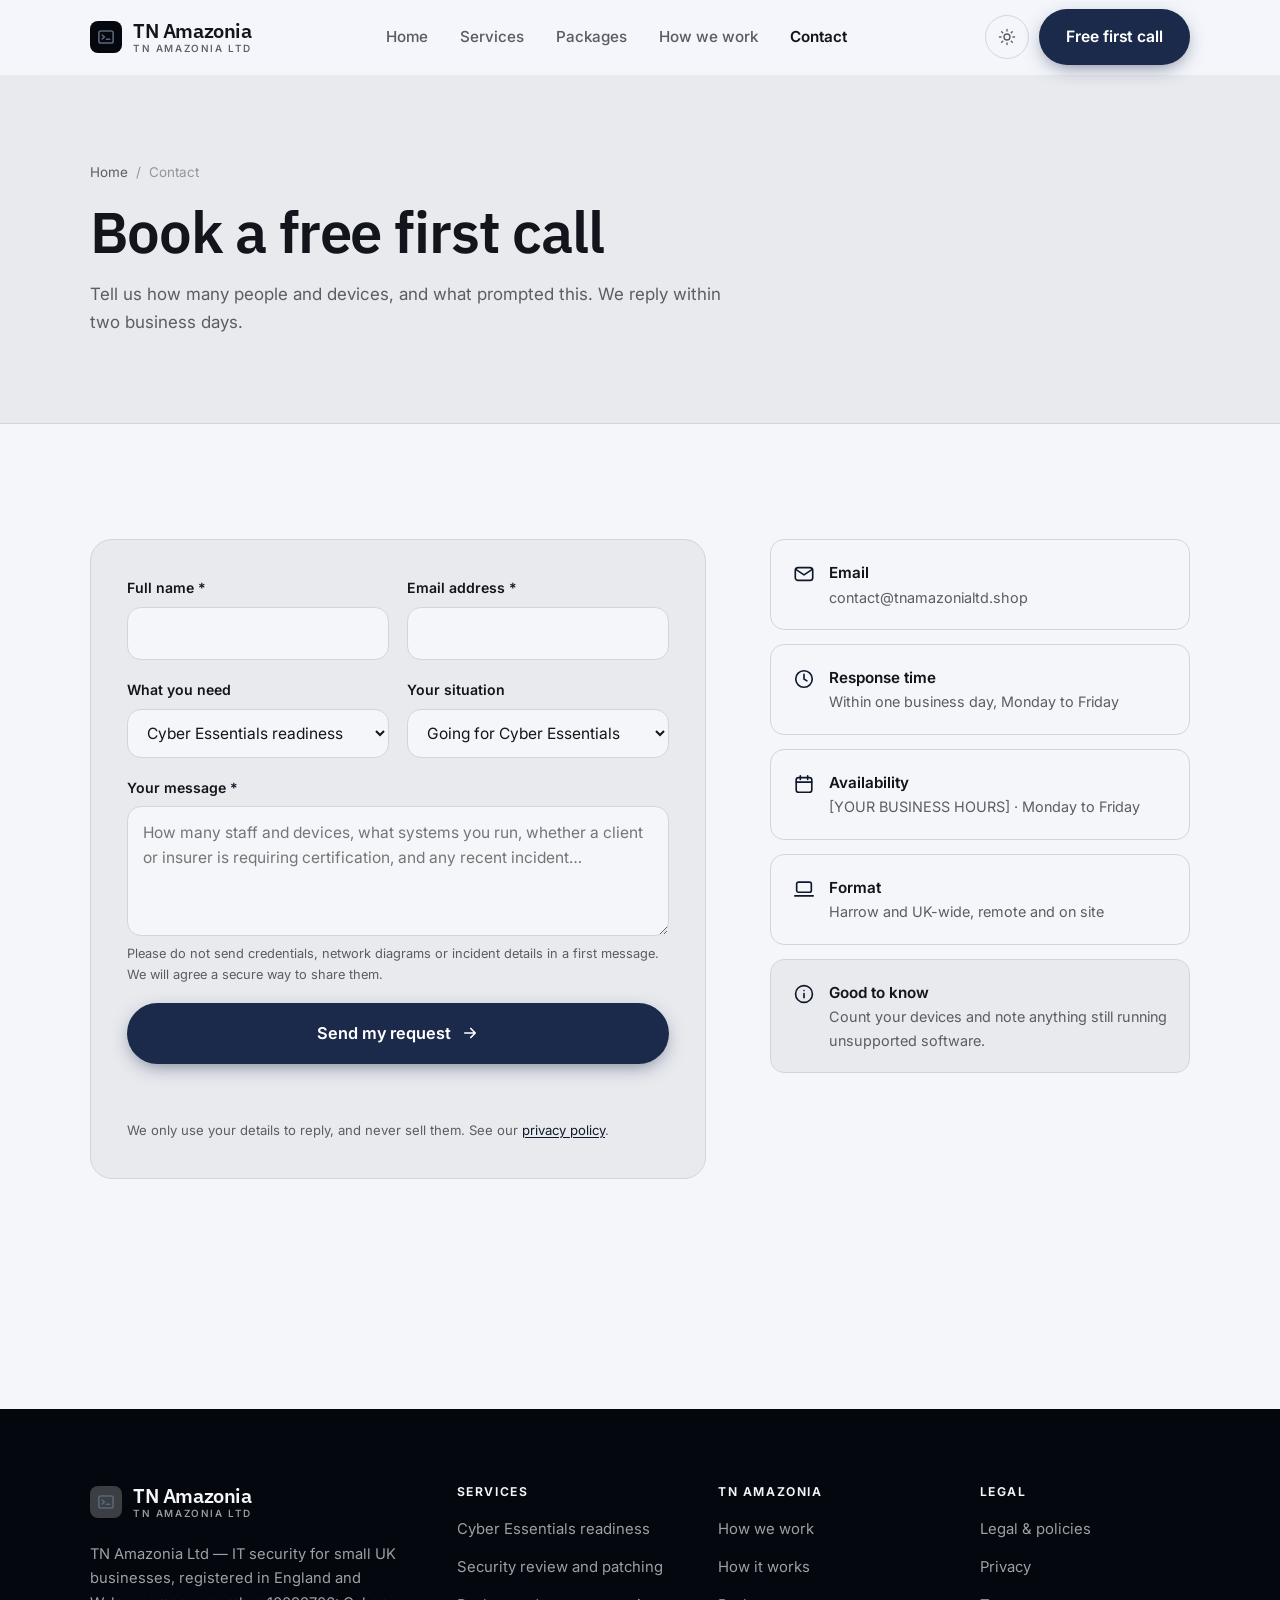
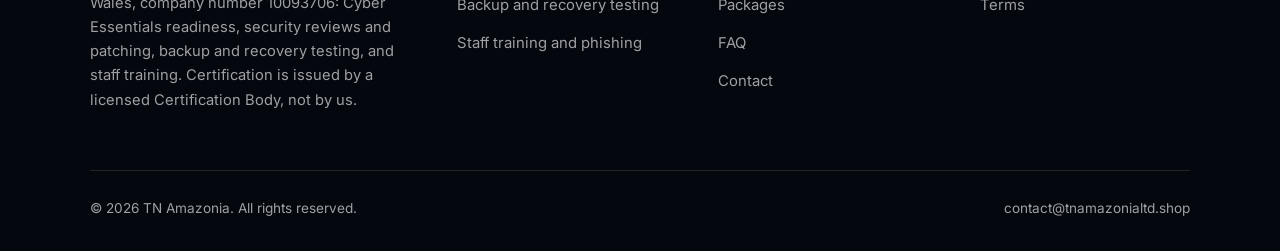
<file: contact.html>
<!DOCTYPE html>
<html lang="en" class="no-js">
<head>
<meta charset="utf-8">
<meta name="viewport" content="width=device-width, initial-scale=1">
<title>Contact — TN Amazonia</title>
<meta name="description" content="Contact TN Amazonia Ltd. We reply within two business days.">
<link rel="canonical" href="https://tnamazonialtd.shop/contact.html">

<meta property="og:type" content="website">
<meta property="og:url" content="https://tnamazonialtd.shop/contact.html">
<meta property="og:site_name" content="TN Amazonia">
<meta property="og:locale" content="en_US">
<meta property="og:title" content="Contact — TN Amazonia">
<meta property="og:description" content="Contact TN Amazonia Ltd. We reply within two business days.">
<meta name="theme-color" content="#04070d">

<link rel="icon" href="assets/img/favicon.svg" type="image/svg+xml">
<link rel="preconnect" href="https://fonts.googleapis.com">
<link rel="preconnect" href="https://fonts.gstatic.com" crossorigin>
<link rel="stylesheet" href="https://fonts.googleapis.com/css2?family=IBM+Plex+Sans:wght@400;500;600;700&family=Inter:wght@400..700&display=swap">
<link rel="stylesheet" href="assets/css/style.css">

<!-- Thème appliqué avant le premier rendu (évite le flash) -->
<script>
document.documentElement.classList.remove('no-js');
(function(){try{var t=localStorage.getItem('site-theme');if(t){document.documentElement.setAttribute('data-theme',t);}}catch(e){}})();
</script>
</head>

<body>
<a class="skip-link" href="#main">Skip to main content</a>

<header class="site-header">
  <nav class="wrap nav" aria-label="Main navigation">
    <a class="brand" href="index.html">
      <svg class="brand__mark" viewBox="0 0 64 64" aria-hidden="true">
        <rect class="bm-bg" width="64" height="64" rx="16"/>
        <g class="bm-ic" transform="translate(14 14) scale(1.5)" fill="none" stroke-width="2.1" stroke-linecap="round" stroke-linejoin="round"><rect x="2.5" y="4" width="19" height="16" rx="2.5"/><path d="M7 9.5l3 2.5-3 2.5M12.5 15H17"/></g>
      </svg>
      <span>TN Amazonia<span class="brand__sub">TN Amazonia Ltd</span></span>
    </a>

    <ul class="nav__links" id="nav-links">
      <li><a href="index.html">Home</a></li>
      <li><a href="programs.html">Services</a></li>
      <li><a href="index.html#pricing">Packages</a></li>
      <li><a href="about.html">How we work</a></li>
      <li><a href="contact.html" aria-current="page">Contact</a></li>
      <li><a class="btn btn--primary" href="contact.html">Free first call</a></li>
    </ul>

    <div class="nav__cta">
      <button class="theme-toggle" type="button" aria-label="Switch to dark theme">
        <svg class="icon-sun" viewBox="0 0 24 24" fill="none" stroke="currentColor" stroke-width="1.8" stroke-linecap="round" aria-hidden="true"><circle cx="12" cy="12" r="4"/><path d="M12 2v2m0 16v2M2 12h2m16 0h2M4.9 4.9l1.4 1.4m11.4 11.4 1.4 1.4M19.1 4.9l-1.4 1.4M6.3 17.7l-1.4 1.4"/></svg>
        <svg class="icon-moon" viewBox="0 0 24 24" fill="none" stroke="currentColor" stroke-width="1.8" stroke-linecap="round" stroke-linejoin="round" aria-hidden="true"><path d="M21 12.8A9 9 0 1 1 11.2 3a7 7 0 0 0 9.8 9.8z"/></svg>
      </button>
      <a class="btn btn--primary" href="contact.html">Free first call</a>
      <button class="nav__toggle" type="button" aria-expanded="false" aria-controls="nav-links" aria-label="Open menu">
        <svg class="icon-open" viewBox="0 0 24 24" fill="none" stroke="currentColor" stroke-width="2" stroke-linecap="round" aria-hidden="true"><path d="M3 6h18M3 12h18M3 18h18"/></svg>
        <svg class="icon-close" viewBox="0 0 24 24" fill="none" stroke="currentColor" stroke-width="2" stroke-linecap="round" aria-hidden="true"><path d="M6 6l12 12M18 6L6 18"/></svg>
      </button>
    </div>
  </nav>
</header>

<main id="main">

<section class="page-head">
  <div class="wrap">
    <nav class="breadcrumb" aria-label="Breadcrumb">
      <a href="index.html">Home</a><span>/</span><span aria-current="page">Contact</span>
    </nav>
    <h1>Book a free first call</h1>
    <p>Tell us how many people and devices, and what prompted this. We reply within two business days.</p>
  </div>
</section>

<section class="section wrap">
  <div class="form-layout">

    <!--
      FORM: the action attribute holds a placeholder id. Create a free form at
      https://formspree.io and replace VOTRE_ID_FORMSPREE. Until then, the button
      opens the visitor's email app with a pre-filled message to contact@tnamazonialtd.shop.
    -->
    <form class="form" id="contact-form" action="https://formspree.io/f/VOTRE_ID_FORMSPREE" method="POST"
          data-email="contact@tnamazonialtd.shop" data-subject="IT security enquiry"
          data-msg-mail="Your email app will open with the message ready to send." data-msg-sending="Sending…"
          data-msg-ok="Thanks! Your message is on its way. We reply within one business day." data-msg-err="Sending failed. Please email us directly at">
      <div class="form__row">
        <div class="field">
          <label for="nom">Full name <span class="req" aria-hidden="true">*</span></label>
          <input type="text" id="nom" name="nom" autocomplete="name" required>
        </div>
        <div class="field">
          <label for="email">Email address <span class="req" aria-hidden="true">*</span></label>
          <input type="email" id="email" name="email" autocomplete="email" required>
        </div>
      </div>

      <div class="form__row">
        <div class="field">
          <label for="programme">What you need</label>
          <select id="programme" name="programme">
            <option>Cyber Essentials readiness</option>
            <option>Security review and patching</option>
            <option>Backup and recovery testing</option>
            <option>Staff training and phishing</option>
            <option>Not sure yet</option>
          </select>
        </div>
        <div class="field">
          <label for="niveau">Your situation</label>
          <select id="niveau" name="niveau">
            <option>Going for Cyber Essentials</option>
            <option>A customer is asking us</option>
            <option>Had an incident</option>
            <option>Just want a review</option>
          </select>
        </div>
      </div>

      <div class="field">
        <label for="message">Your message <span class="req" aria-hidden="true">*</span></label>
        <textarea id="message" name="message" required placeholder="How many staff and devices, what systems you run, whether a client or insurer is requiring certification, and any recent incident…"></textarea>
        <span class="field__hint">Please do not send credentials, network diagrams or incident details in a first message. We will agree a secure way to share them.</span>
      </div>

      <!-- Bot trap: hidden from humans -->
      <div class="visually-hidden" aria-hidden="true">
        <label for="site-web">Leave this field empty</label>
        <input type="text" id="site-web" name="_gotcha" tabindex="-1" autocomplete="off">
      </div>

      <button class="btn btn--primary btn--lg" type="submit">Send my request <svg viewBox="0 0 24 24" fill="none" stroke="currentColor" stroke-width="2.2" stroke-linecap="round" stroke-linejoin="round" aria-hidden="true"><path d="M5 12h14M13 6l6 6-6 6"/></svg></button>

      <p id="form-status" class="form__status" role="status" aria-live="polite"></p>

      <p class="form__note">
        We only use your details to reply, and never sell them. See our <a href="legal.html#privacy">privacy policy</a>.
      </p>
    </form>

    <aside class="contact-aside">
      <div class="contact-card">
        <svg viewBox="0 0 24 24" fill="none" stroke="currentColor" stroke-width="1.8" stroke-linecap="round" stroke-linejoin="round" aria-hidden="true"><rect x="2.5" y="5" width="19" height="14" rx="3"/><path d="M3 7l9 6 9-6"/></svg>
        <div><b>Email</b><a href="mailto:contact@tnamazonialtd.shop">contact@tnamazonialtd.shop</a></div>
      </div>
      <div class="contact-card">
        <svg viewBox="0 0 24 24" fill="none" stroke="currentColor" stroke-width="1.8" stroke-linecap="round" stroke-linejoin="round" aria-hidden="true"><circle cx="12" cy="12" r="9"/><path d="M12 7v5l3.2 2"/></svg>
        <div><b>Response time</b><span>Within one business day, Monday to Friday</span></div>
      </div>
      <div class="contact-card">
        <svg viewBox="0 0 24 24" fill="none" stroke="currentColor" stroke-width="1.8" stroke-linecap="round" stroke-linejoin="round" aria-hidden="true"><rect x="3.5" y="5" width="17" height="16" rx="2.5"/><path d="M8 3v4M16 3v4M3.5 10h17"/></svg>
        <div><b>Availability</b><span>[YOUR BUSINESS HOURS] · Monday to Friday</span></div>
      </div>
      <div class="contact-card">
        <svg viewBox="0 0 24 24" fill="none" stroke="currentColor" stroke-width="1.8" stroke-linecap="round" stroke-linejoin="round" aria-hidden="true"><rect x="4" y="4.5" width="16" height="11" rx="2"/><path d="M2 19.5h20"/></svg>
        <div><b>Format</b><span>Harrow and UK-wide, remote and on site</span></div>
      </div>
      <div class="contact-card contact-card--soft">
        <svg viewBox="0 0 24 24" fill="none" stroke="currentColor" stroke-width="1.8" stroke-linecap="round" stroke-linejoin="round" aria-hidden="true"><circle cx="12" cy="12" r="9.2"/><path d="M12 16v-4.5M12 8.2v.1"/></svg>
        <div><b>Good to know</b><span>Count your devices and note anything still running unsupported software.</span></div>
      </div>
    </aside>

  </div>
</section>

</main>

<footer class="site-footer">
  <div class="wrap">
    <div class="footer__grid">
      <div class="footer__brand">
        <a class="brand" href="index.html">
          <svg class="brand__mark" viewBox="0 0 64 64" aria-hidden="true">
        <rect class="bm-bg" width="64" height="64" rx="16"/>
        <g class="bm-ic" transform="translate(14 14) scale(1.5)" fill="none" stroke-width="2.1" stroke-linecap="round" stroke-linejoin="round"><rect x="2.5" y="4" width="19" height="16" rx="2.5"/><path d="M7 9.5l3 2.5-3 2.5M12.5 15H17"/></g>
      </svg>
          <span>TN Amazonia<span class="brand__sub">TN Amazonia Ltd</span></span>
        </a>
        <p>TN Amazonia Ltd — IT security for small UK businesses, registered in England and Wales, company number 10093706: Cyber Essentials readiness, security reviews and patching, backup and recovery testing, and staff training. Certification is issued by a licensed Certification Body, not by us.</p>
      </div>

      <div class="footer__col">
        <h4>Services</h4>
        <ul>
          <li><a href="programs.html#cyberessentials">Cyber Essentials readiness</a></li>
          <li><a href="programs.html#review">Security review and patching</a></li>
          <li><a href="programs.html#backup">Backup and recovery testing</a></li>
          <li><a href="programs.html#training">Staff training and phishing</a></li>
        </ul>
      </div>

      <div class="footer__col">
        <h4>TN Amazonia</h4>
        <ul>
          <li><a href="about.html">How we work</a></li>
          <li><a href="index.html#how-it-works">How it works</a></li>
          <li><a href="index.html#pricing">Packages</a></li>
          <li><a href="index.html#faq">FAQ</a></li>
          <li><a href="contact.html">Contact</a></li>
        </ul>
      </div>

      <div class="footer__col">
        <h4>Legal</h4>
        <ul>
          <li><a href="legal.html">Legal &amp; policies</a></li>
          <li><a href="legal.html#privacy">Privacy</a></li>
          <li><a href="legal.html#terms">Terms</a></li>
        </ul>
      </div>
    </div>

    <div class="footer__bottom">
      <p>© <span data-year>2026</span> TN Amazonia. All rights reserved.</p>
      <p><a href="mailto:contact@tnamazonialtd.shop">contact@tnamazonialtd.shop</a></p>
    </div>
  </div>
</footer>

<script src="assets/js/main.js" defer></script>
</body>
</html>
</file>
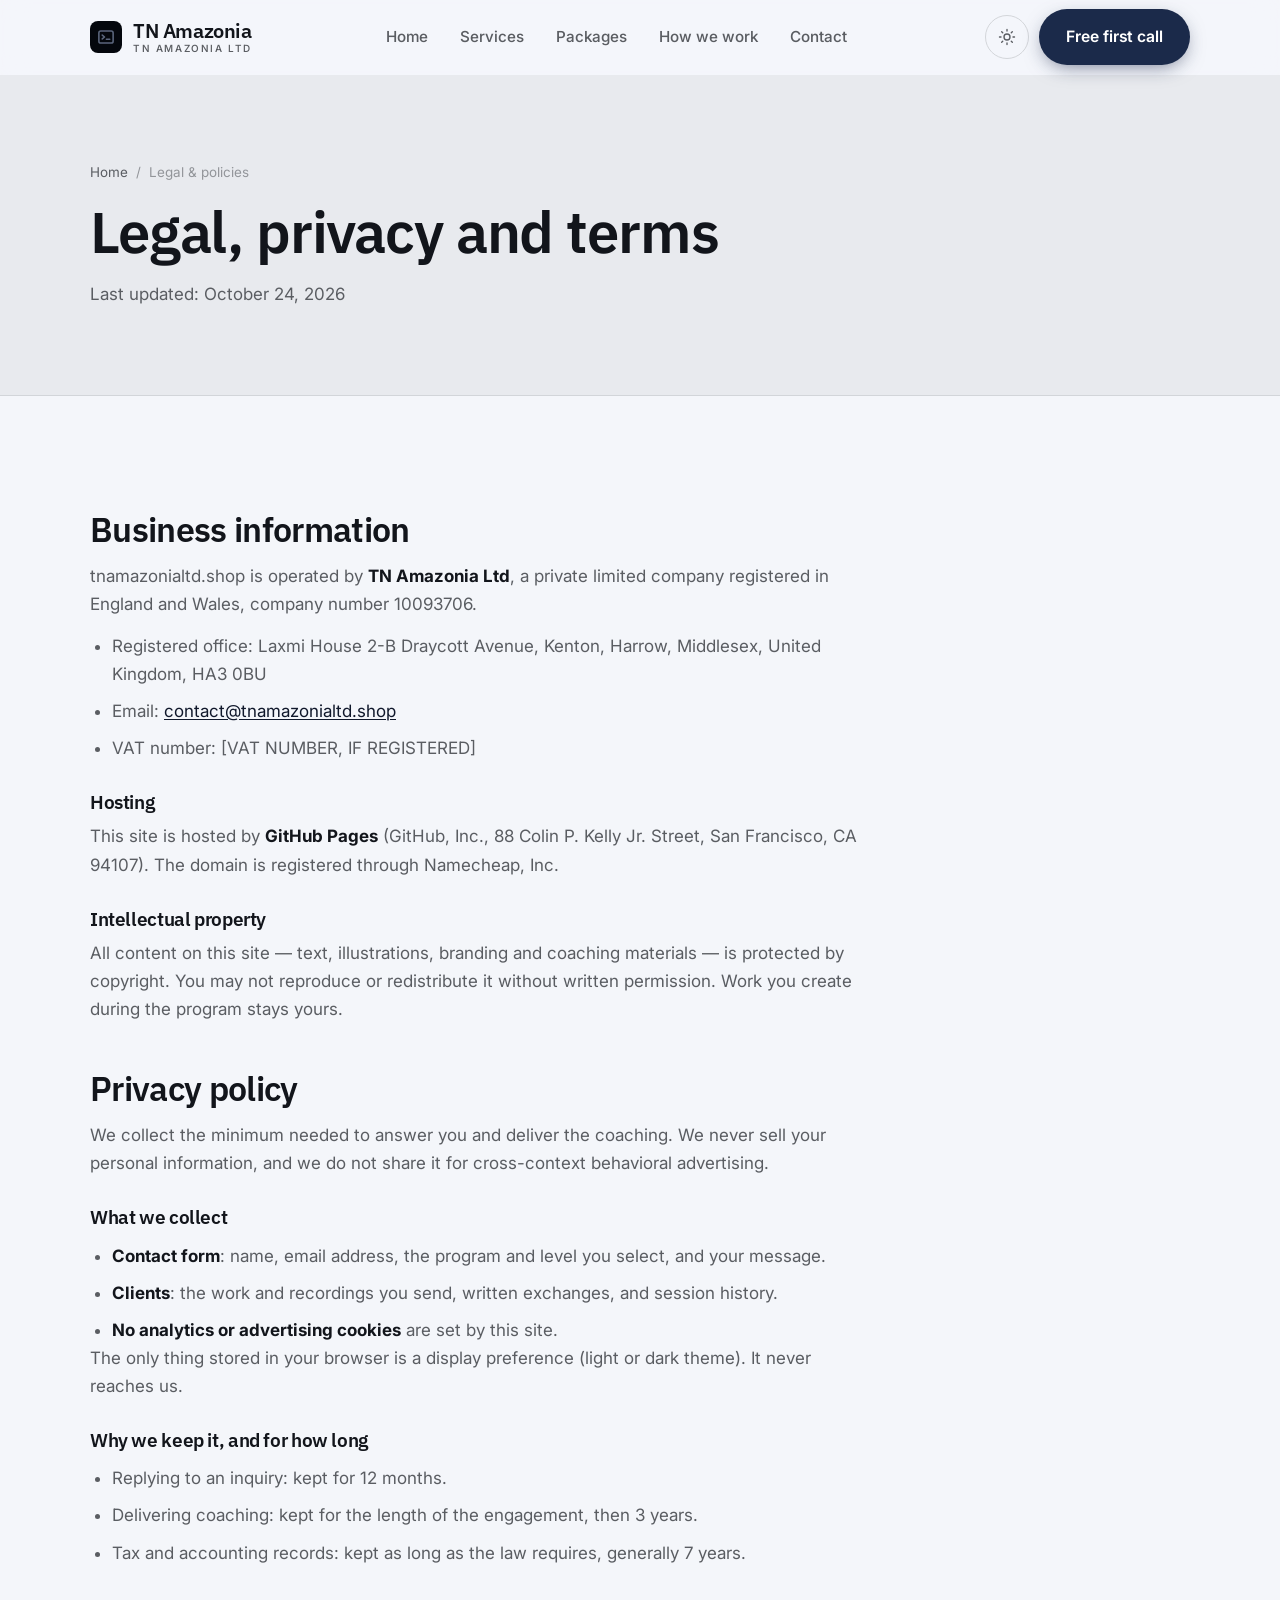
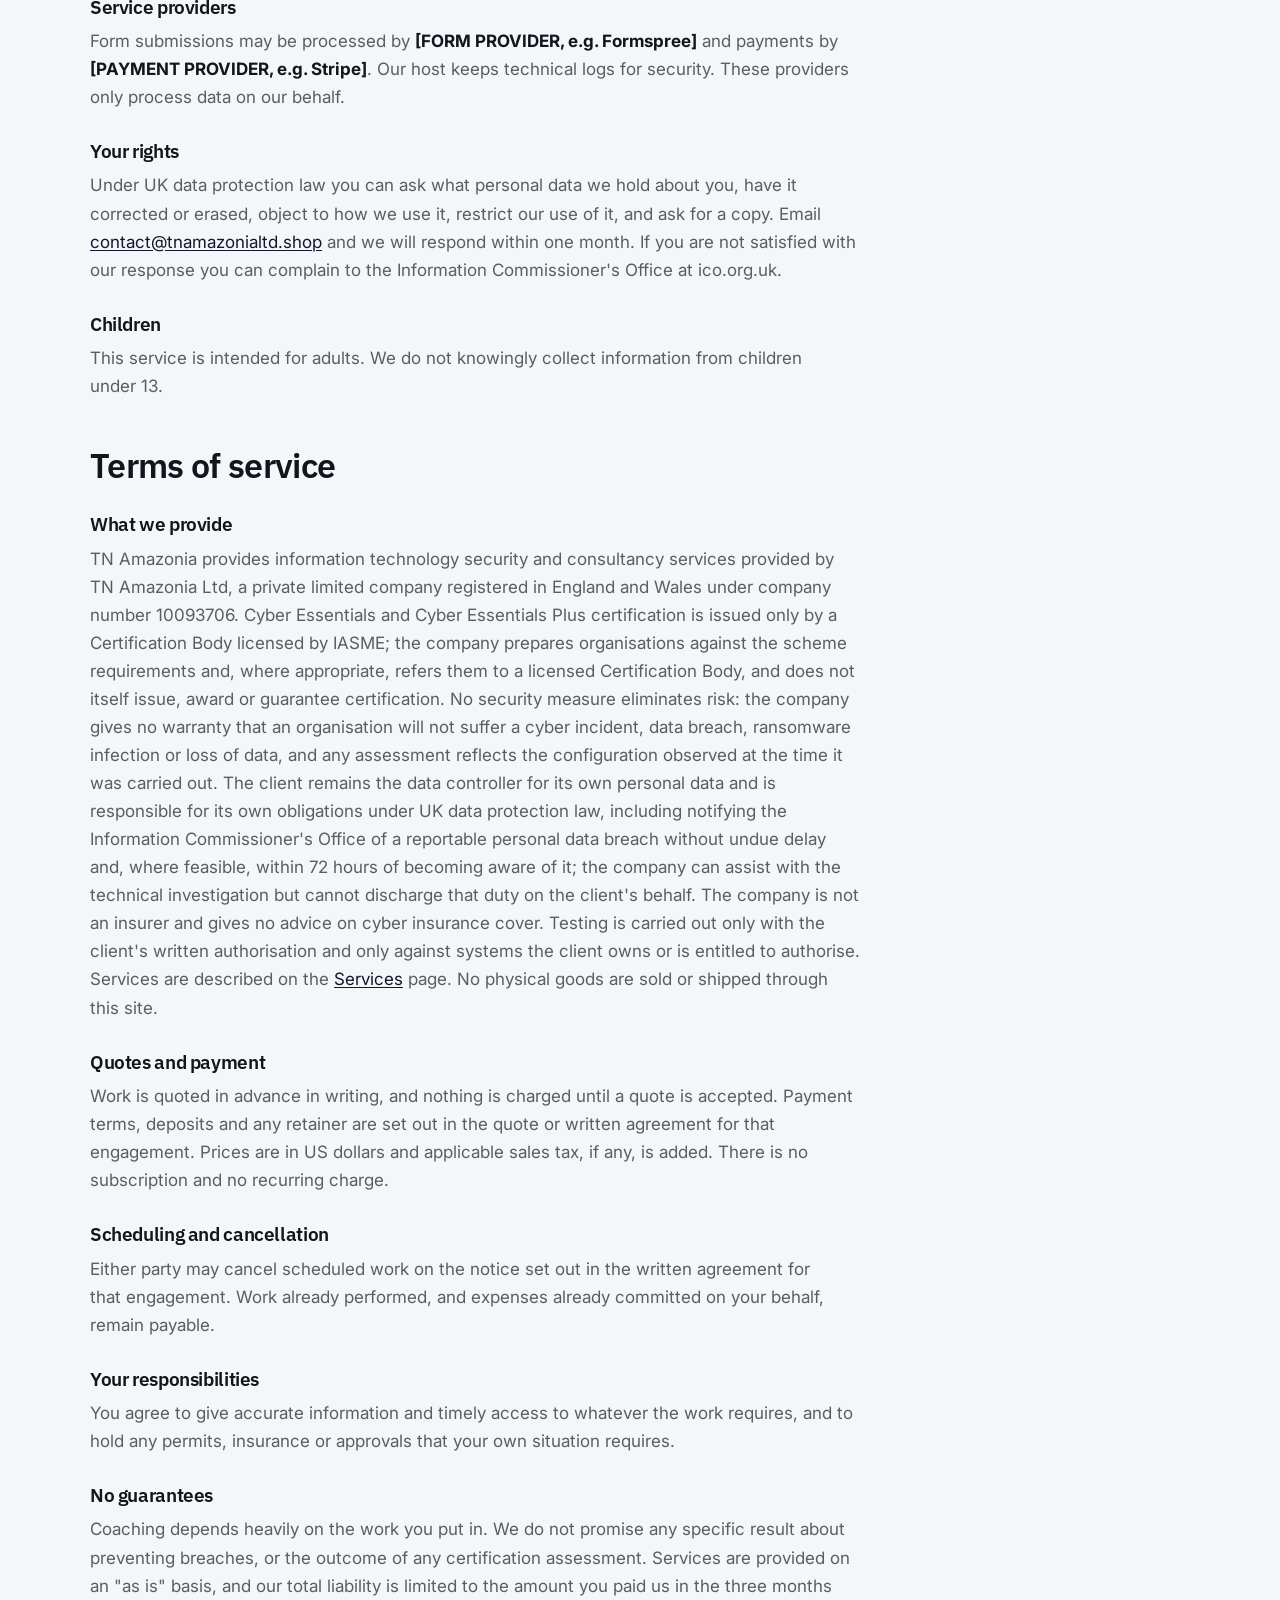
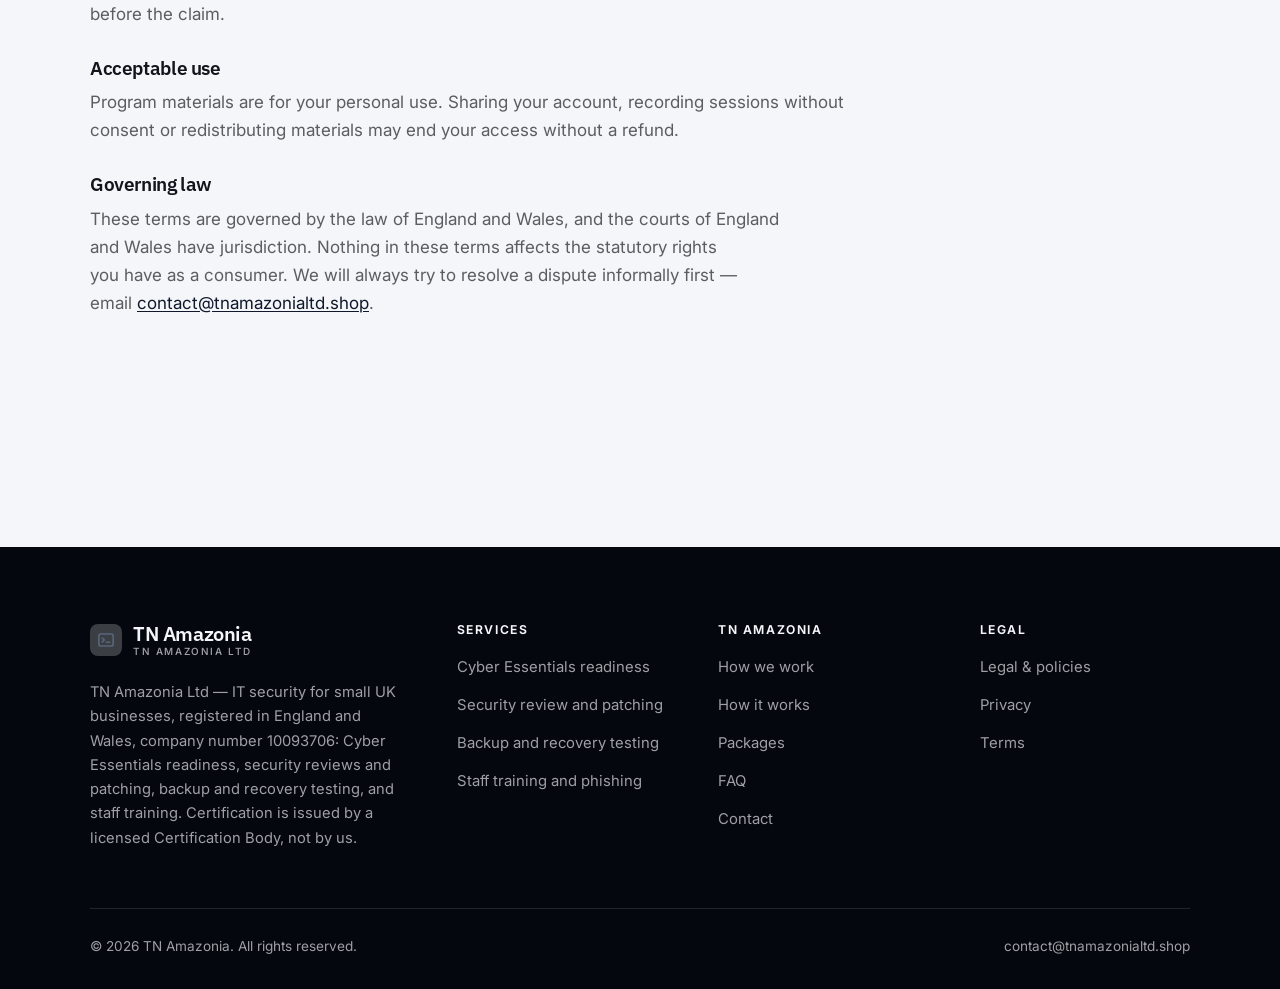
<file: legal.html>
<!DOCTYPE html>
<html lang="en" class="no-js">
<head>
<meta charset="utf-8">
<meta name="viewport" content="width=device-width, initial-scale=1">
<title>Legal, privacy and terms — TN Amazonia</title>
<meta name="description" content="Business information, privacy policy and terms of service for TN Amazonia.">
<meta name="robots" content="noindex">

<meta property="og:type" content="website">
<meta property="og:url" content="https://tnamazonialtd.shop/legal.html">
<meta property="og:site_name" content="TN Amazonia">
<meta property="og:locale" content="en_US">
<meta property="og:title" content="Legal, privacy and terms — TN Amazonia">
<meta property="og:description" content="Business information, privacy policy and terms of service for TN Amazonia.">
<meta name="theme-color" content="#04070d">

<link rel="icon" href="assets/img/favicon.svg" type="image/svg+xml">
<link rel="preconnect" href="https://fonts.googleapis.com">
<link rel="preconnect" href="https://fonts.gstatic.com" crossorigin>
<link rel="stylesheet" href="https://fonts.googleapis.com/css2?family=IBM+Plex+Sans:wght@400;500;600;700&family=Inter:wght@400..700&display=swap">
<link rel="stylesheet" href="assets/css/style.css">

<!-- Thème appliqué avant le premier rendu (évite le flash) -->
<script>
document.documentElement.classList.remove('no-js');
(function(){try{var t=localStorage.getItem('site-theme');if(t){document.documentElement.setAttribute('data-theme',t);}}catch(e){}})();
</script>
</head>

<body>
<a class="skip-link" href="#main">Skip to main content</a>

<header class="site-header">
  <nav class="wrap nav" aria-label="Main navigation">
    <a class="brand" href="index.html">
      <svg class="brand__mark" viewBox="0 0 64 64" aria-hidden="true">
        <rect class="bm-bg" width="64" height="64" rx="16"/>
        <g class="bm-ic" transform="translate(14 14) scale(1.5)" fill="none" stroke-width="2.1" stroke-linecap="round" stroke-linejoin="round"><rect x="2.5" y="4" width="19" height="16" rx="2.5"/><path d="M7 9.5l3 2.5-3 2.5M12.5 15H17"/></g>
      </svg>
      <span>TN Amazonia<span class="brand__sub">TN Amazonia Ltd</span></span>
    </a>

    <ul class="nav__links" id="nav-links">
      <li><a href="index.html">Home</a></li>
      <li><a href="programs.html">Services</a></li>
      <li><a href="index.html#pricing">Packages</a></li>
      <li><a href="about.html">How we work</a></li>
      <li><a href="contact.html">Contact</a></li>
      <li><a class="btn btn--primary" href="contact.html">Free first call</a></li>
    </ul>

    <div class="nav__cta">
      <button class="theme-toggle" type="button" aria-label="Switch to dark theme">
        <svg class="icon-sun" viewBox="0 0 24 24" fill="none" stroke="currentColor" stroke-width="1.8" stroke-linecap="round" aria-hidden="true"><circle cx="12" cy="12" r="4"/><path d="M12 2v2m0 16v2M2 12h2m16 0h2M4.9 4.9l1.4 1.4m11.4 11.4 1.4 1.4M19.1 4.9l-1.4 1.4M6.3 17.7l-1.4 1.4"/></svg>
        <svg class="icon-moon" viewBox="0 0 24 24" fill="none" stroke="currentColor" stroke-width="1.8" stroke-linecap="round" stroke-linejoin="round" aria-hidden="true"><path d="M21 12.8A9 9 0 1 1 11.2 3a7 7 0 0 0 9.8 9.8z"/></svg>
      </button>
      <a class="btn btn--primary" href="contact.html">Free first call</a>
      <button class="nav__toggle" type="button" aria-expanded="false" aria-controls="nav-links" aria-label="Open menu">
        <svg class="icon-open" viewBox="0 0 24 24" fill="none" stroke="currentColor" stroke-width="2" stroke-linecap="round" aria-hidden="true"><path d="M3 6h18M3 12h18M3 18h18"/></svg>
        <svg class="icon-close" viewBox="0 0 24 24" fill="none" stroke="currentColor" stroke-width="2" stroke-linecap="round" aria-hidden="true"><path d="M6 6l12 12M18 6L6 18"/></svg>
      </button>
    </div>
  </nav>
</header>

<main id="main">

<section class="page-head">
  <div class="wrap">
    <nav class="breadcrumb" aria-label="Breadcrumb">
      <a href="index.html">Home</a><span>/</span><span aria-current="page">Legal &amp; policies</span>
    </nav>
    <h1>Legal, privacy and terms</h1>
    <p>Last updated: <time datetime="2026-10-24">October 24, 2026</time></p>
  </div>
</section>

<section class="section wrap">
  <div class="prose">

    <!--
      TO DO: this is a skeleton, not legal advice. Replace every [BRACKET] with
      your real details before selling, and have a lawyer review it if you can.
      Consumer protection rules differ by state.
    -->

    <h2 id="business">Business information</h2>
    <p>
      tnamazonialtd.shop is operated by <strong>TN Amazonia Ltd</strong>, a private limited
      company registered in England and Wales, company number 10093706.
    </p>
    <ul>
      <li>Registered office: Laxmi House 2-B Draycott Avenue, Kenton, Harrow, Middlesex, United Kingdom, HA3 0BU</li>
      <li>Email: <a href="mailto:contact@tnamazonialtd.shop">contact@tnamazonialtd.shop</a></li>
      <li>VAT number: [VAT NUMBER, IF REGISTERED]</li>
    </ul>

    <h3>Hosting</h3>
    <p>
      This site is hosted by <strong>GitHub Pages</strong> (GitHub, Inc., 88 Colin P. Kelly Jr. Street,
      San Francisco, CA 94107). The domain is registered through Namecheap, Inc.
    </p>

    <h3>Intellectual property</h3>
    <p>
      All content on this site — text, illustrations, branding and coaching materials — is protected by
      copyright. You may not reproduce or redistribute it without written permission. Work you create during
      the program stays yours.
    </p>

    <h2 id="privacy">Privacy policy</h2>
    <p>
      We collect the minimum needed to answer you and deliver the coaching. We never sell your personal
      information, and we do not share it for cross-context behavioral advertising.
    </p>
    <h3>What we collect</h3>
    <ul>
      <li><strong>Contact form</strong>: name, email address, the program and level you select, and your message.</li>
      <li><strong>Clients</strong>: the work and recordings you send, written exchanges, and session history.</li>
      <li><strong>No analytics or advertising cookies</strong> are set by this site.</li>
    </ul>
    <p>
      The only thing stored in your browser is a display preference (light or dark theme). It never reaches us.
    </p>
    <h3>Why we keep it, and for how long</h3>
    <ul>
      <li>Replying to an inquiry: kept for 12 months.</li>
      <li>Delivering coaching: kept for the length of the engagement, then 3 years.</li>
      <li>Tax and accounting records: kept as long as the law requires, generally 7 years.</li>
    </ul>
    <h3>Service providers</h3>
    <p>
      Form submissions may be processed by <strong>[FORM PROVIDER, e.g. Formspree]</strong> and payments by
      <strong>[PAYMENT PROVIDER, e.g. Stripe]</strong>. Our host keeps technical logs for security. These
      providers only process data on our behalf.
    </p>
    <h3>Your rights</h3>
    <p>
      Under UK data protection law you can ask what personal data we hold about you, have it corrected or
      erased, object to how we use it, restrict our use of it, and ask for a copy. Email
      <a href="mailto:contact@tnamazonialtd.shop">contact@tnamazonialtd.shop</a> and we will respond within one month. If you are not satisfied with
      our response you can complain to the Information Commissioner's Office at ico.org.uk.
    </p>
    <h3>Children</h3>
    <p>
      This service is intended for adults. We do not knowingly collect information from children under 13.
    </p>

    <h2 id="terms">Terms of service</h2>
    <h3>What we provide</h3>
    <p>
      TN Amazonia provides information technology security and consultancy services provided by TN Amazonia Ltd, a private limited company registered in England and Wales under company number 10093706. Cyber Essentials and Cyber Essentials Plus certification is issued only by a Certification Body licensed by IASME; the company prepares organisations against the scheme requirements and, where appropriate, refers them to a licensed Certification Body, and does not itself issue, award or guarantee certification. No security measure eliminates risk: the company gives no warranty that an organisation will not suffer a cyber incident, data breach, ransomware infection or loss of data, and any assessment reflects the configuration observed at the time it was carried out. The client remains the data controller for its own personal data and is responsible for its own obligations under UK data protection law, including notifying the Information Commissioner's Office of a reportable personal data breach without undue delay and, where feasible, within 72 hours of becoming aware of it; the company can assist with the technical investigation but cannot discharge that duty on the client's behalf. The company is not an insurer and gives no advice on cyber insurance cover. Testing is carried out only with the client's written authorisation and only against systems the client owns or is entitled to authorise. Services are described on the
      <a href="programs.html">Services</a> page. No physical goods are sold or shipped through this site.
    </p>
    <h3>Quotes and payment</h3>
    <p>
      Work is quoted in advance in writing, and nothing is charged until a quote is accepted. Payment terms,
      deposits and any retainer are set out in the quote or written agreement for that engagement. Prices are in
      US dollars and applicable sales tax, if any, is added. There is no subscription and no recurring charge.
    </p>
    <h3>Scheduling and cancellation</h3>
    <p>
      Either party may cancel scheduled work on the notice set out in the written agreement for that engagement.
      Work already performed, and expenses already committed on your behalf, remain payable.
    </p>
    <h3>Your responsibilities</h3>
    <p>
      You agree to give accurate information and timely access to whatever the work requires, and to hold any
      permits, insurance or approvals that your own situation requires.
    </p>

    <h3>No guarantees</h3>
    <p>
      Coaching depends heavily on the work you put in. We do not promise any specific result
      about preventing breaches, or the outcome of any certification assessment. Services are provided on an "as is" basis, and our total
      liability is limited to the amount you paid us in the three months before the claim.
    </p>
    <h3>Acceptable use</h3>
    <p>
      Program materials are for your personal use. Sharing your account, recording sessions without consent
      or redistributing materials may end your access without a refund.
    </p>
    <h3>Governing law</h3>
    <p>
      These terms are governed by the law of England and Wales, and the courts of England and Wales have
      jurisdiction. Nothing in these terms affects the statutory rights you have as a consumer. We will always
      try to resolve a dispute informally first — email <a href="mailto:contact@tnamazonialtd.shop">contact@tnamazonialtd.shop</a>.
    </p>

  </div>
</section>

</main>

<footer class="site-footer">
  <div class="wrap">
    <div class="footer__grid">
      <div class="footer__brand">
        <a class="brand" href="index.html">
          <svg class="brand__mark" viewBox="0 0 64 64" aria-hidden="true">
        <rect class="bm-bg" width="64" height="64" rx="16"/>
        <g class="bm-ic" transform="translate(14 14) scale(1.5)" fill="none" stroke-width="2.1" stroke-linecap="round" stroke-linejoin="round"><rect x="2.5" y="4" width="19" height="16" rx="2.5"/><path d="M7 9.5l3 2.5-3 2.5M12.5 15H17"/></g>
      </svg>
          <span>TN Amazonia<span class="brand__sub">TN Amazonia Ltd</span></span>
        </a>
        <p>TN Amazonia Ltd — IT security for small UK businesses, registered in England and Wales, company number 10093706: Cyber Essentials readiness, security reviews and patching, backup and recovery testing, and staff training. Certification is issued by a licensed Certification Body, not by us.</p>
      </div>

      <div class="footer__col">
        <h4>Services</h4>
        <ul>
          <li><a href="programs.html#cyberessentials">Cyber Essentials readiness</a></li>
          <li><a href="programs.html#review">Security review and patching</a></li>
          <li><a href="programs.html#backup">Backup and recovery testing</a></li>
          <li><a href="programs.html#training">Staff training and phishing</a></li>
        </ul>
      </div>

      <div class="footer__col">
        <h4>TN Amazonia</h4>
        <ul>
          <li><a href="about.html">How we work</a></li>
          <li><a href="index.html#how-it-works">How it works</a></li>
          <li><a href="index.html#pricing">Packages</a></li>
          <li><a href="index.html#faq">FAQ</a></li>
          <li><a href="contact.html">Contact</a></li>
        </ul>
      </div>

      <div class="footer__col">
        <h4>Legal</h4>
        <ul>
          <li><a href="legal.html">Legal &amp; policies</a></li>
          <li><a href="legal.html#privacy">Privacy</a></li>
          <li><a href="legal.html#terms">Terms</a></li>
        </ul>
      </div>
    </div>

    <div class="footer__bottom">
      <p>© <span data-year>2026</span> TN Amazonia. All rights reserved.</p>
      <p><a href="mailto:contact@tnamazonialtd.shop">contact@tnamazonialtd.shop</a></p>
    </div>
  </div>
</footer>

<script src="assets/js/main.js" defer></script>
</body>
</html>
</file>
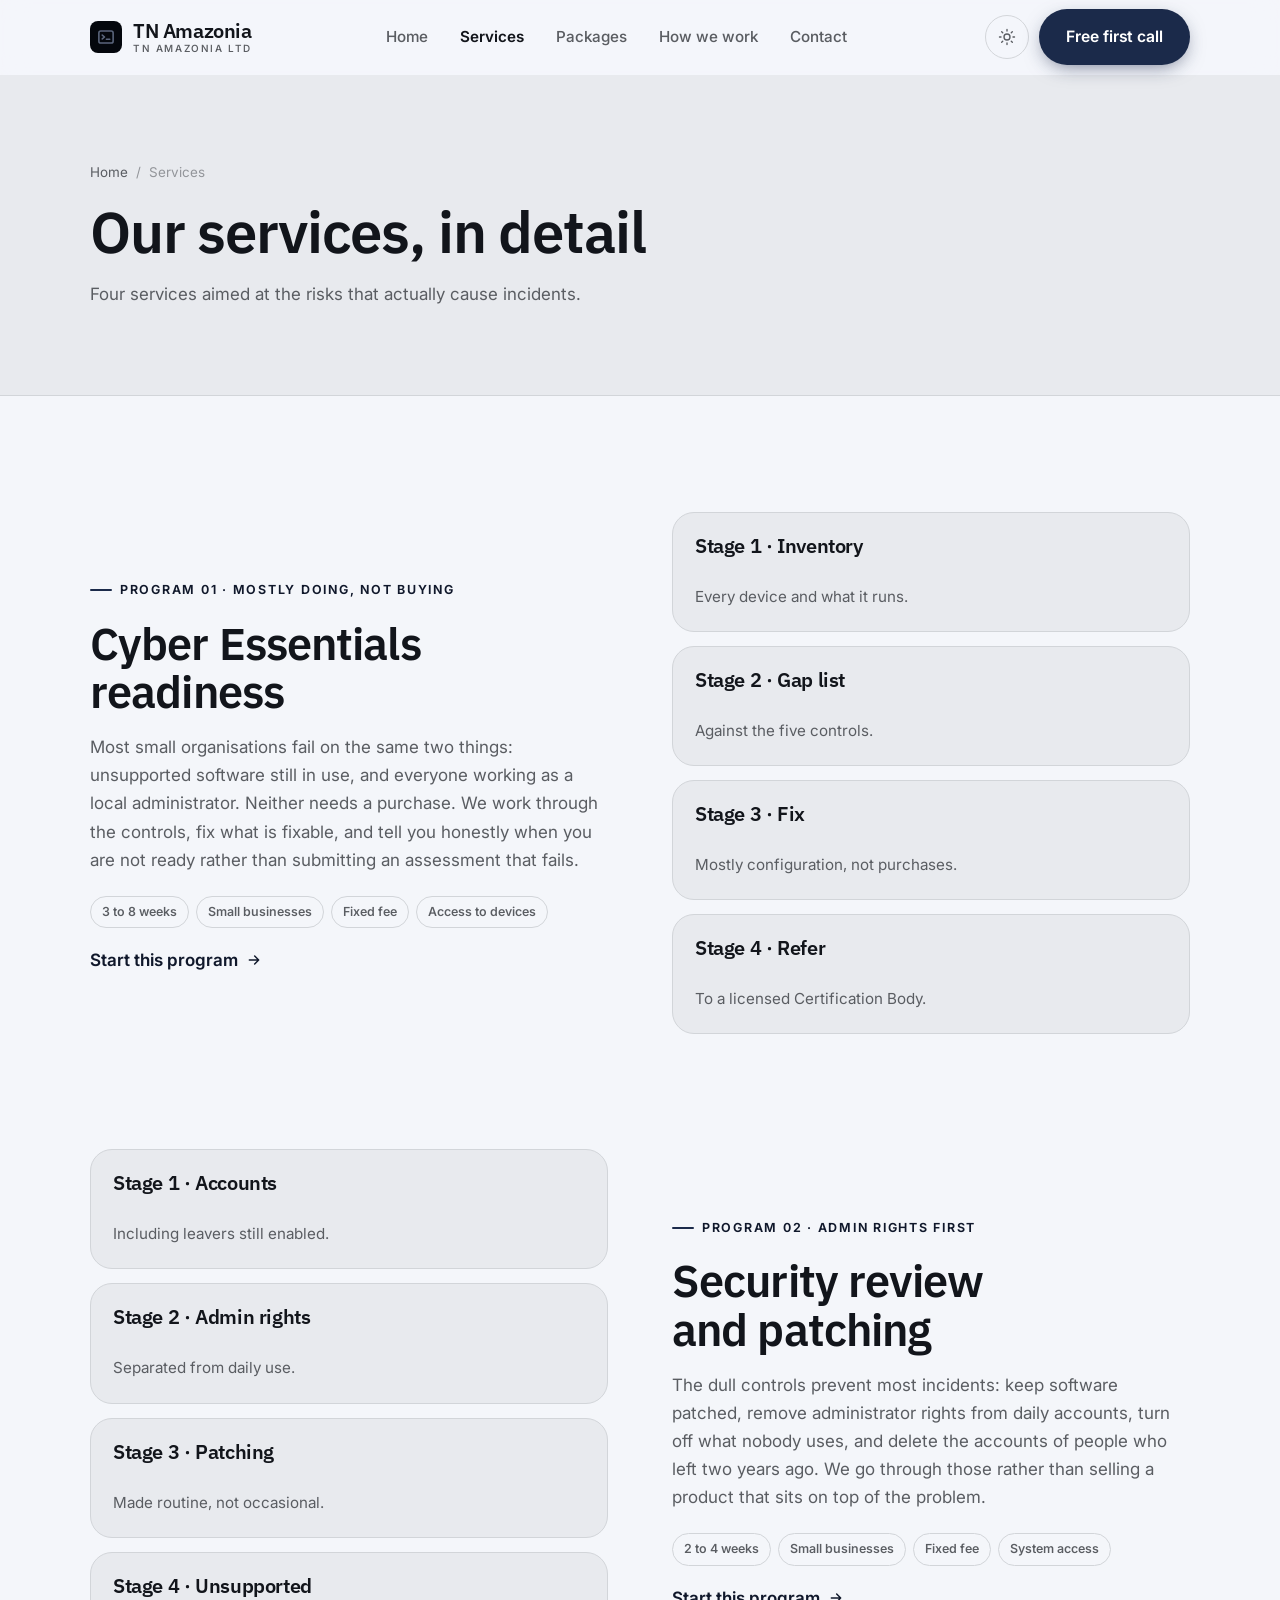
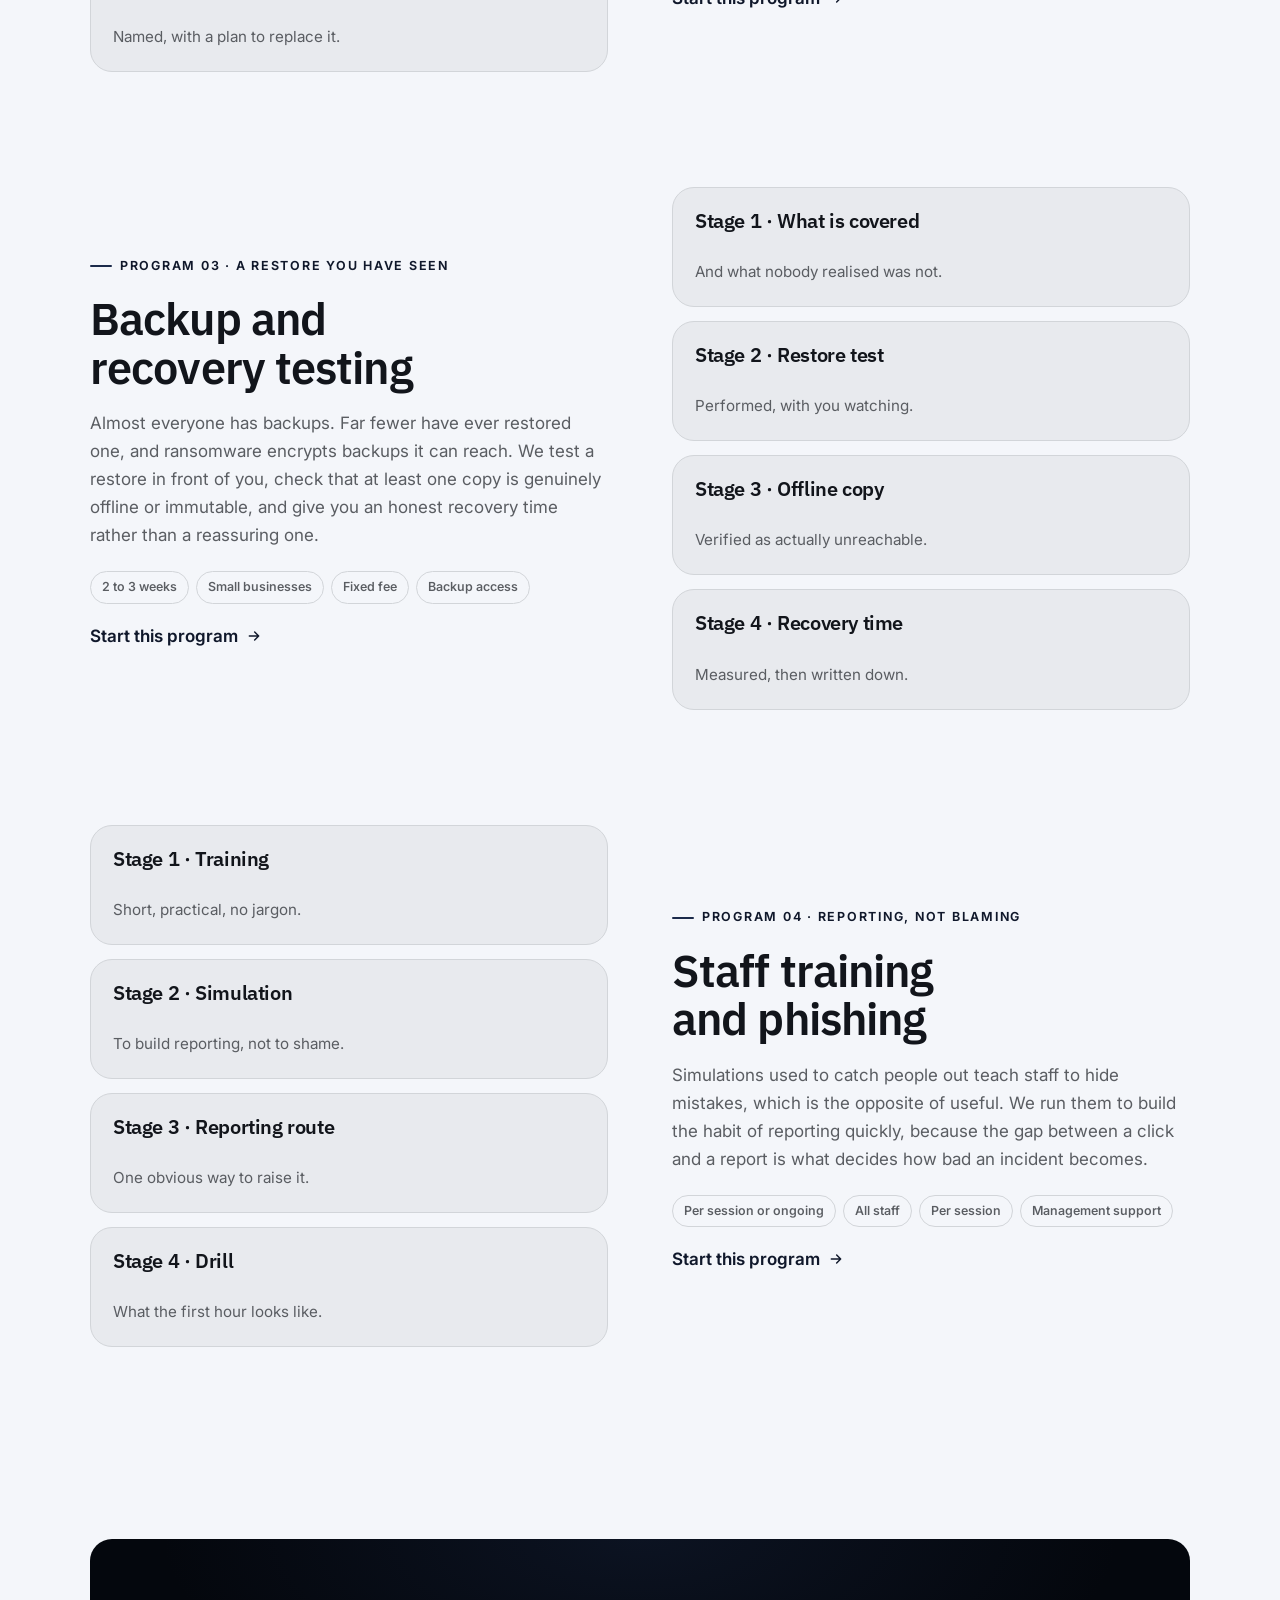
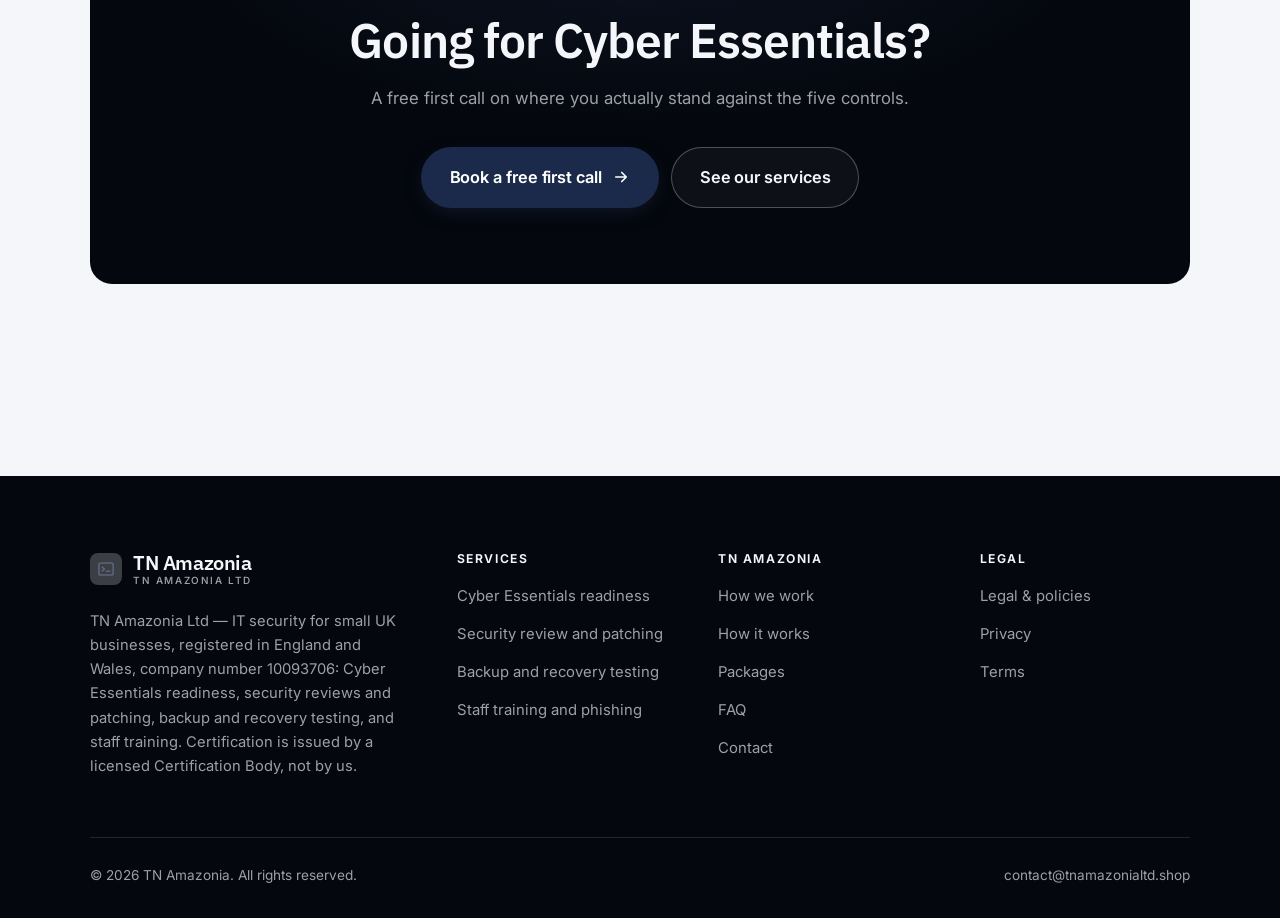
<file: programs.html>
<!DOCTYPE html>
<html lang="en" class="no-js">
<head>
<meta charset="utf-8">
<meta name="viewport" content="width=device-width, initial-scale=1">
<title>Services — TN Amazonia</title>
<meta name="description" content="Services of TN Amazonia Ltd: Cyber Essentials readiness, security review and patching, backup and recovery testing, and staff training and phishing.">
<link rel="canonical" href="https://tnamazonialtd.shop/programs.html">

<meta property="og:type" content="website">
<meta property="og:url" content="https://tnamazonialtd.shop/programs.html">
<meta property="og:site_name" content="TN Amazonia">
<meta property="og:locale" content="en_US">
<meta property="og:title" content="Services — TN Amazonia">
<meta property="og:description" content="Services of TN Amazonia Ltd: Cyber Essentials readiness, security review and patching, backup and recovery testing, and staff training and phishing.">
<meta name="theme-color" content="#04070d">

<link rel="icon" href="assets/img/favicon.svg" type="image/svg+xml">
<link rel="preconnect" href="https://fonts.googleapis.com">
<link rel="preconnect" href="https://fonts.gstatic.com" crossorigin>
<link rel="stylesheet" href="https://fonts.googleapis.com/css2?family=IBM+Plex+Sans:wght@400;500;600;700&family=Inter:wght@400..700&display=swap">
<link rel="stylesheet" href="assets/css/style.css">

<!-- Thème appliqué avant le premier rendu (évite le flash) -->
<script>
document.documentElement.classList.remove('no-js');
(function(){try{var t=localStorage.getItem('site-theme');if(t){document.documentElement.setAttribute('data-theme',t);}}catch(e){}})();
</script>
</head>

<body>
<a class="skip-link" href="#main">Skip to main content</a>

<header class="site-header">
  <nav class="wrap nav" aria-label="Main navigation">
    <a class="brand" href="index.html">
      <svg class="brand__mark" viewBox="0 0 64 64" aria-hidden="true">
        <rect class="bm-bg" width="64" height="64" rx="16"/>
        <g class="bm-ic" transform="translate(14 14) scale(1.5)" fill="none" stroke-width="2.1" stroke-linecap="round" stroke-linejoin="round"><rect x="2.5" y="4" width="19" height="16" rx="2.5"/><path d="M7 9.5l3 2.5-3 2.5M12.5 15H17"/></g>
      </svg>
      <span>TN Amazonia<span class="brand__sub">TN Amazonia Ltd</span></span>
    </a>

    <ul class="nav__links" id="nav-links">
      <li><a href="index.html">Home</a></li>
      <li><a href="programs.html" aria-current="page">Services</a></li>
      <li><a href="index.html#pricing">Packages</a></li>
      <li><a href="about.html">How we work</a></li>
      <li><a href="contact.html">Contact</a></li>
      <li><a class="btn btn--primary" href="contact.html">Free first call</a></li>
    </ul>

    <div class="nav__cta">
      <button class="theme-toggle" type="button" aria-label="Switch to dark theme">
        <svg class="icon-sun" viewBox="0 0 24 24" fill="none" stroke="currentColor" stroke-width="1.8" stroke-linecap="round" aria-hidden="true"><circle cx="12" cy="12" r="4"/><path d="M12 2v2m0 16v2M2 12h2m16 0h2M4.9 4.9l1.4 1.4m11.4 11.4 1.4 1.4M19.1 4.9l-1.4 1.4M6.3 17.7l-1.4 1.4"/></svg>
        <svg class="icon-moon" viewBox="0 0 24 24" fill="none" stroke="currentColor" stroke-width="1.8" stroke-linecap="round" stroke-linejoin="round" aria-hidden="true"><path d="M21 12.8A9 9 0 1 1 11.2 3a7 7 0 0 0 9.8 9.8z"/></svg>
      </button>
      <a class="btn btn--primary" href="contact.html">Free first call</a>
      <button class="nav__toggle" type="button" aria-expanded="false" aria-controls="nav-links" aria-label="Open menu">
        <svg class="icon-open" viewBox="0 0 24 24" fill="none" stroke="currentColor" stroke-width="2" stroke-linecap="round" aria-hidden="true"><path d="M3 6h18M3 12h18M3 18h18"/></svg>
        <svg class="icon-close" viewBox="0 0 24 24" fill="none" stroke="currentColor" stroke-width="2" stroke-linecap="round" aria-hidden="true"><path d="M6 6l12 12M18 6L6 18"/></svg>
      </button>
    </div>
  </nav>
</header>

<main id="main">

<section class="page-head">
  <div class="wrap">
    <nav class="breadcrumb" aria-label="Breadcrumb">
      <a href="index.html">Home</a><span>/</span><span aria-current="page">Services</span>
    </nav>
    <h1>Our services, in detail</h1>
    <p>Four services aimed at the risks that actually cause incidents.</p>
  </div>
</section>

<section class="section wrap" id="cyberessentials">
  <div class="split reveal">
    <div>
      <span class="eyebrow">Program 01 · Mostly doing, not buying</span>
      <h2>Cyber Essentials readiness</h2>
      <p>Most small organisations fail on the same two things: unsupported software still in use, and everyone working as a local administrator. Neither needs a purchase. We work through the controls, fix what is fixable, and tell you honestly when you are not ready rather than submitting an assessment that fails.</p>
      <ul class="tags"><li>3 to 8 weeks</li><li>Small businesses</li><li>Fixed fee</li><li>Access to devices</li></ul>
      <p><a class="arrow-link" href="contact.html">Start this program <svg viewBox="0 0 24 24" fill="none" stroke="currentColor" stroke-width="2.2" stroke-linecap="round" stroke-linejoin="round" aria-hidden="true"><path d="M5 12h14M13 6l6 6-6 6"/></svg></a></p>
    </div>
    <div class="grid grid--2 grid--tight">
      <article class="card card--sm">
        <h3>Stage 1 · Inventory</h3>
        <p>Every device and what it runs.</p>
      </article>
      <article class="card card--sm">
        <h3>Stage 2 · Gap list</h3>
        <p>Against the five controls.</p>
      </article>
      <article class="card card--sm">
        <h3>Stage 3 · Fix</h3>
        <p>Mostly configuration, not purchases.</p>
      </article>
      <article class="card card--sm">
        <h3>Stage 4 · Refer</h3>
        <p>To a licensed Certification Body.</p>
      </article>
    </div>
  </div>
</section>

<section class="section section--flush wrap" id="review">
  <div class="split reveal">
    <div class="grid grid--2 grid--tight">
      <article class="card card--sm">
        <h3>Stage 1 · Accounts</h3>
        <p>Including leavers still enabled.</p>
      </article>
      <article class="card card--sm">
        <h3>Stage 2 · Admin rights</h3>
        <p>Separated from daily use.</p>
      </article>
      <article class="card card--sm">
        <h3>Stage 3 · Patching</h3>
        <p>Made routine, not occasional.</p>
      </article>
      <article class="card card--sm">
        <h3>Stage 4 · Unsupported</h3>
        <p>Named, with a plan to replace it.</p>
      </article>
    </div>
    <div>
      <span class="eyebrow">Program 02 · Admin rights first</span>
      <h2>Security review and patching</h2>
      <p>The dull controls prevent most incidents: keep software patched, remove administrator rights from daily accounts, turn off what nobody uses, and delete the accounts of people who left two years ago. We go through those rather than selling a product that sits on top of the problem.</p>
      <ul class="tags"><li>2 to 4 weeks</li><li>Small businesses</li><li>Fixed fee</li><li>System access</li></ul>
      <p><a class="arrow-link" href="contact.html">Start this program <svg viewBox="0 0 24 24" fill="none" stroke="currentColor" stroke-width="2.2" stroke-linecap="round" stroke-linejoin="round" aria-hidden="true"><path d="M5 12h14M13 6l6 6-6 6"/></svg></a></p>
    </div>
  </div>
</section>

<section class="section section--flush wrap" id="backup">
  <div class="split reveal">
    <div>
      <span class="eyebrow">Program 03 · A restore you have seen</span>
      <h2>Backup and recovery testing</h2>
      <p>Almost everyone has backups. Far fewer have ever restored one, and ransomware encrypts backups it can reach. We test a restore in front of you, check that at least one copy is genuinely offline or immutable, and give you an honest recovery time rather than a reassuring one.</p>
      <ul class="tags"><li>2 to 3 weeks</li><li>Small businesses</li><li>Fixed fee</li><li>Backup access</li></ul>
      <p><a class="arrow-link" href="contact.html">Start this program <svg viewBox="0 0 24 24" fill="none" stroke="currentColor" stroke-width="2.2" stroke-linecap="round" stroke-linejoin="round" aria-hidden="true"><path d="M5 12h14M13 6l6 6-6 6"/></svg></a></p>
    </div>
    <div class="grid grid--2 grid--tight">
      <article class="card card--sm">
        <h3>Stage 1 · What is covered</h3>
        <p>And what nobody realised was not.</p>
      </article>
      <article class="card card--sm">
        <h3>Stage 2 · Restore test</h3>
        <p>Performed, with you watching.</p>
      </article>
      <article class="card card--sm">
        <h3>Stage 3 · Offline copy</h3>
        <p>Verified as actually unreachable.</p>
      </article>
      <article class="card card--sm">
        <h3>Stage 4 · Recovery time</h3>
        <p>Measured, then written down.</p>
      </article>
    </div>
  </div>
</section>

<section class="section section--flush wrap" id="training">
  <div class="split reveal">
    <div class="grid grid--2 grid--tight">
      <article class="card card--sm">
        <h3>Stage 1 · Training</h3>
        <p>Short, practical, no jargon.</p>
      </article>
      <article class="card card--sm">
        <h3>Stage 2 · Simulation</h3>
        <p>To build reporting, not to shame.</p>
      </article>
      <article class="card card--sm">
        <h3>Stage 3 · Reporting route</h3>
        <p>One obvious way to raise it.</p>
      </article>
      <article class="card card--sm">
        <h3>Stage 4 · Drill</h3>
        <p>What the first hour looks like.</p>
      </article>
    </div>
    <div>
      <span class="eyebrow">Program 04 · Reporting, not blaming</span>
      <h2>Staff training and phishing</h2>
      <p>Simulations used to catch people out teach staff to hide mistakes, which is the opposite of useful. We run them to build the habit of reporting quickly, because the gap between a click and a report is what decides how bad an incident becomes.</p>
      <ul class="tags"><li>Per session or ongoing</li><li>All staff</li><li>Per session</li><li>Management support</li></ul>
      <p><a class="arrow-link" href="contact.html">Start this program <svg viewBox="0 0 24 24" fill="none" stroke="currentColor" stroke-width="2.2" stroke-linecap="round" stroke-linejoin="round" aria-hidden="true"><path d="M5 12h14M13 6l6 6-6 6"/></svg></a></p>
    </div>
  </div>
</section>

<section class="wrap section--tight">
  <div class="cta-band reveal">
    <h2>Going for Cyber Essentials?</h2>
    <p>A free first call on where you actually stand against the five controls.</p>
    <div class="hero__actions">
      <a class="btn btn--primary btn--lg" href="contact.html">Book a free first call <svg viewBox="0 0 24 24" fill="none" stroke="currentColor" stroke-width="2.2" stroke-linecap="round" stroke-linejoin="round" aria-hidden="true"><path d="M5 12h14M13 6l6 6-6 6"/></svg></a>
      <a class="btn btn--on-dark btn--lg" href="programs.html">See our services</a>
    </div>
  </div>
</section>

</main>

<footer class="site-footer">
  <div class="wrap">
    <div class="footer__grid">
      <div class="footer__brand">
        <a class="brand" href="index.html">
          <svg class="brand__mark" viewBox="0 0 64 64" aria-hidden="true">
        <rect class="bm-bg" width="64" height="64" rx="16"/>
        <g class="bm-ic" transform="translate(14 14) scale(1.5)" fill="none" stroke-width="2.1" stroke-linecap="round" stroke-linejoin="round"><rect x="2.5" y="4" width="19" height="16" rx="2.5"/><path d="M7 9.5l3 2.5-3 2.5M12.5 15H17"/></g>
      </svg>
          <span>TN Amazonia<span class="brand__sub">TN Amazonia Ltd</span></span>
        </a>
        <p>TN Amazonia Ltd — IT security for small UK businesses, registered in England and Wales, company number 10093706: Cyber Essentials readiness, security reviews and patching, backup and recovery testing, and staff training. Certification is issued by a licensed Certification Body, not by us.</p>
      </div>

      <div class="footer__col">
        <h4>Services</h4>
        <ul>
          <li><a href="programs.html#cyberessentials">Cyber Essentials readiness</a></li>
          <li><a href="programs.html#review">Security review and patching</a></li>
          <li><a href="programs.html#backup">Backup and recovery testing</a></li>
          <li><a href="programs.html#training">Staff training and phishing</a></li>
        </ul>
      </div>

      <div class="footer__col">
        <h4>TN Amazonia</h4>
        <ul>
          <li><a href="about.html">How we work</a></li>
          <li><a href="index.html#how-it-works">How it works</a></li>
          <li><a href="index.html#pricing">Packages</a></li>
          <li><a href="index.html#faq">FAQ</a></li>
          <li><a href="contact.html">Contact</a></li>
        </ul>
      </div>

      <div class="footer__col">
        <h4>Legal</h4>
        <ul>
          <li><a href="legal.html">Legal &amp; policies</a></li>
          <li><a href="legal.html#privacy">Privacy</a></li>
          <li><a href="legal.html#terms">Terms</a></li>
        </ul>
      </div>
    </div>

    <div class="footer__bottom">
      <p>© <span data-year>2026</span> TN Amazonia. All rights reserved.</p>
      <p><a href="mailto:contact@tnamazonialtd.shop">contact@tnamazonialtd.shop</a></p>
    </div>
  </div>
</footer>

<script src="assets/js/main.js" defer></script>
</body>
</html>
</file>
<file: assets/css/style.css>
/* TN Amazonia — couleurs et polices de la marque.
   Modifier ces valeurs suffit à changer l'identité visuelle de tout le site. */
:root {
  --c-accent:    #1b2a4a;
  --c-on-accent: #ffffff;
  --c-ink:       #04070d;
  --c-paper:     #f4f6fa;

  --accent-ink-light: color-mix(in srgb, var(--c-accent) 58%, black);
  --accent-on-dark:   color-mix(in srgb, var(--c-accent) 72%, white);

  --font-display: "IBM Plex Sans", system-ui, -apple-system, "Segoe UI", sans-serif;
  --font-body: "Inter", system-ui, -apple-system, "Segoe UI", sans-serif;
  --display-weight: 600;
  --display-tracking: -.02em;
}

/* ==========================================================================
   Feuille de style commune aux sites de coaching
   Les couleurs de marque (--c-accent, --c-on-accent, --c-ink, --c-paper) et
   les polices sont définies juste au-dessus, par site. Tout le reste en dérive.
   ========================================================================== */

/* --------------------------------------------------------------------------
   1. Tokens dérivés
   -------------------------------------------------------------------------- */

:root {
  /* Thème clair */
  --paper:      var(--c-paper);
  --paper-2:    color-mix(in srgb, var(--c-paper) 95%, var(--c-ink));
  --paper-3:    color-mix(in srgb, var(--c-paper) 89%, var(--c-ink));
  --line:       color-mix(in srgb, var(--c-paper) 86%, var(--c-ink));
  --text:       color-mix(in srgb, var(--c-ink) 94%, var(--c-paper));
  --muted:      color-mix(in srgb, var(--c-ink) 64%, var(--c-paper));
  --accent:     var(--c-accent);
  --accent-600: color-mix(in srgb, var(--c-accent) 86%, black);
  --accent-ink: var(--accent-ink-light);
  --on-accent:  var(--c-on-accent);
  --ink:        var(--c-ink);
  --ink-soft:   color-mix(in srgb, var(--c-ink) 90%, white);
  --on-ink:     var(--c-paper);
  --on-ink-mut: color-mix(in srgb, var(--c-paper) 64%, var(--c-ink));
  --brand-bg:   var(--c-ink);

  /* Rayons */
  --r-sm: 8px;
  --r-md: 14px;
  --r-lg: 22px;
  --r-full: 999px;

  /* Ombres */
  --sh-1: 0 1px 2px rgba(0, 0, 0, .05), 0 2px 8px rgba(0, 0, 0, .04);
  --sh-2: 0 2px 4px rgba(0, 0, 0, .05), 0 12px 32px rgba(0, 0, 0, .09);
  --sh-3: 0 4px 8px rgba(0, 0, 0, .06), 0 24px 56px rgba(0, 0, 0, .14);

  /* Rythme */
  --gutter: clamp(16px, 4vw, 40px);
  --maxw: 1180px;
  --section-y: clamp(64px, 9vw, 124px);

  --ease: cubic-bezier(.22, .61, .36, 1);
}

/* Thème sombre — suit le système, sauf si l'utilisateur a choisi « clair » */
@media (prefers-color-scheme: dark) {
  :root:not([data-theme="light"]) {
    --paper:      var(--c-ink);
    --paper-2:    color-mix(in srgb, var(--c-ink) 92%, white);
    --paper-3:    color-mix(in srgb, var(--c-ink) 86%, white);
    --line:       color-mix(in srgb, var(--c-ink) 80%, white);
    --text:       color-mix(in srgb, var(--c-paper) 94%, var(--c-ink));
    --muted:      color-mix(in srgb, var(--c-paper) 66%, var(--c-ink));
    --accent-ink: var(--accent-on-dark);
    --ink:        color-mix(in srgb, var(--c-ink) 72%, black);
    --brand-bg:   color-mix(in srgb, var(--c-ink) 80%, white);
    --sh-1: 0 1px 2px rgba(0, 0, 0, .4), 0 2px 8px rgba(0, 0, 0, .3);
    --sh-2: 0 2px 4px rgba(0, 0, 0, .4), 0 12px 32px rgba(0, 0, 0, .45);
    --sh-3: 0 4px 8px rgba(0, 0, 0, .45), 0 24px 56px rgba(0, 0, 0, .55);
  }
}

/* Thème sombre — choix explicite */
:root[data-theme="dark"] {
  --paper:      var(--c-ink);
  --paper-2:    color-mix(in srgb, var(--c-ink) 92%, white);
  --paper-3:    color-mix(in srgb, var(--c-ink) 86%, white);
  --line:       color-mix(in srgb, var(--c-ink) 80%, white);
  --text:       color-mix(in srgb, var(--c-paper) 94%, var(--c-ink));
  --muted:      color-mix(in srgb, var(--c-paper) 66%, var(--c-ink));
  --accent-ink: var(--accent-on-dark);
  --ink:        color-mix(in srgb, var(--c-ink) 72%, black);
  --brand-bg:   color-mix(in srgb, var(--c-ink) 80%, white);
  --sh-1: 0 1px 2px rgba(0, 0, 0, .4), 0 2px 8px rgba(0, 0, 0, .3);
  --sh-2: 0 2px 4px rgba(0, 0, 0, .4), 0 12px 32px rgba(0, 0, 0, .45);
  --sh-3: 0 4px 8px rgba(0, 0, 0, .45), 0 24px 56px rgba(0, 0, 0, .55);
}

/* --------------------------------------------------------------------------
   2. Reset / base
   -------------------------------------------------------------------------- */

*, *::before, *::after { box-sizing: border-box; }

* { margin: 0; }

html {
  -webkit-text-size-adjust: 100%;
  scroll-behavior: smooth;
  scroll-padding-top: 88px;
}

body {
  background: var(--paper);
  color: var(--text);
  font-family: var(--font-body);
  font-size: 17px;
  line-height: 1.65;
  -webkit-font-smoothing: antialiased;
  text-rendering: optimizeLegibility;
  overflow-x: hidden;
}

img, svg, video { display: block; max-width: 100%; height: auto; }

a { color: inherit; text-decoration: none; }

button, input, textarea, select { font: inherit; color: inherit; }

h1, h2, h3, h4 {
  font-family: var(--font-display);
  font-weight: var(--display-weight);
  line-height: 1.08;
  letter-spacing: var(--display-tracking);
  text-wrap: balance;
}

p { text-wrap: pretty; }

:focus-visible {
  outline: 3px solid var(--accent);
  outline-offset: 3px;
  border-radius: 4px;
}

::selection { background: var(--accent); color: var(--on-accent); }

/* --------------------------------------------------------------------------
   3. Utilitaires de mise en page
   -------------------------------------------------------------------------- */

.wrap {
  width: 100%;
  max-width: var(--maxw);
  margin-inline: auto;
  padding-inline: var(--gutter);
}

.section { padding-block: var(--section-y); }
.section--flush { padding-top: 0; }
.section--tight { padding-block: clamp(48px, 6vw, 80px); }

.skip-link {
  position: absolute;
  left: 12px;
  top: -100px;
  z-index: 200;
  background: var(--accent);
  color: var(--on-accent);
  padding: 12px 20px;
  border-radius: var(--r-sm);
  font-weight: 600;
  transition: top .2s var(--ease);
}
.skip-link:focus { top: 12px; }

.eyebrow {
  display: inline-flex;
  align-items: center;
  gap: 8px;
  font-size: .78rem;
  font-weight: 650;
  letter-spacing: .14em;
  text-transform: uppercase;
  color: var(--accent-ink);
  margin-bottom: 18px;
}
.eyebrow::before {
  content: "";
  width: 22px;
  height: 2px;
  background: var(--accent);
  border-radius: 2px;
}

.section-head { max-width: 62ch; margin-bottom: clamp(36px, 5vw, 60px); }
.section-head h2 { font-size: clamp(2rem, 4.4vw, 3.1rem); }
.section-head p {
  margin-top: 18px;
  color: var(--muted);
  font-size: clamp(1rem, 1.6vw, 1.12rem);
  max-width: 58ch;
}

.section-head--center { margin-inline: auto; text-align: center; }
.section-head--center .eyebrow { justify-content: center; }
.section-head--center p { margin-inline: auto; }

/* --------------------------------------------------------------------------
   4. Boutons
   -------------------------------------------------------------------------- */

.btn {
  display: inline-flex;
  align-items: center;
  justify-content: center;
  gap: 10px;
  padding: 14px 26px;
  border: 1px solid transparent;
  border-radius: var(--r-full);
  font-weight: 620;
  font-size: .98rem;
  letter-spacing: -.005em;
  cursor: pointer;
  white-space: nowrap;
  transition: transform .18s var(--ease), background-color .18s var(--ease),
              border-color .18s var(--ease), box-shadow .18s var(--ease), color .18s var(--ease);
}
.btn:hover { transform: translateY(-2px); }
.btn:active { transform: translateY(0); }

.btn--primary {
  background: var(--accent);
  color: var(--on-accent);
  box-shadow: 0 6px 20px -6px color-mix(in srgb, var(--c-accent) 65%, transparent);
}
.btn--primary:hover {
  background: var(--accent-600);
  box-shadow: 0 12px 28px -8px color-mix(in srgb, var(--c-accent) 70%, transparent);
}

.btn--ghost {
  border-color: var(--line);
  background: transparent;
  color: var(--text);
}
.btn--ghost:hover { border-color: var(--accent); color: var(--accent-ink); }

.btn--on-dark {
  border-color: color-mix(in srgb, var(--c-paper) 28%, transparent);
  color: var(--on-ink);
  background: color-mix(in srgb, var(--c-paper) 4%, transparent);
}
.btn--on-dark:hover {
  border-color: color-mix(in srgb, var(--c-paper) 60%, transparent);
  background: color-mix(in srgb, var(--c-paper) 10%, transparent);
}

.btn--lg { padding: 16px 28px; font-size: 1.02rem; }
.btn--block { width: 100%; }

.btn svg { width: 18px; height: 18px; flex: none; }

@media (max-width: 420px) {
  .btn--lg { padding: 15px 22px; font-size: 1rem; white-space: normal; text-align: center; }
}

/* Lien fléché */
.arrow-link {
  display: inline-flex;
  align-items: center;
  gap: 8px;
  font-weight: 620;
  color: var(--accent-ink);
}
.arrow-link svg { width: 16px; height: 16px; transition: transform .18s var(--ease); }
.arrow-link:hover svg { transform: translateX(4px); }

/* --------------------------------------------------------------------------
   5. En-tête / navigation
   -------------------------------------------------------------------------- */

.site-header {
  position: sticky;
  top: 0;
  z-index: 100;
  background: color-mix(in srgb, var(--paper) 82%, transparent);
  backdrop-filter: saturate(180%) blur(14px);
  -webkit-backdrop-filter: saturate(180%) blur(14px);
  border-bottom: 1px solid transparent;
  transition: border-color .25s var(--ease), background-color .25s var(--ease);
}
.site-header.is-stuck {
  border-bottom-color: var(--line);
  background: color-mix(in srgb, var(--paper) 94%, transparent);
}

.nav {
  display: flex;
  align-items: center;
  justify-content: space-between;
  gap: 24px;
  height: 74px;
}

.brand {
  display: inline-flex;
  align-items: center;
  gap: 11px;
  font-family: var(--font-display);
  font-weight: var(--display-weight);
  font-size: 1.24rem;
  letter-spacing: var(--display-tracking);
  flex: none;
  line-height: 1.1;
}
.brand__mark { width: 32px; height: 32px; flex: none; }
.brand__mark .bm-bg { fill: var(--brand-bg); }
.brand__mark .bm-ic { stroke: var(--accent-on-dark); color: var(--accent-on-dark); }
.brand__sub {
  display: block;
  font-family: var(--font-body);
  font-size: .62rem;
  font-weight: 550;
  letter-spacing: .16em;
  text-transform: uppercase;
  color: var(--muted);
  margin-top: 1px;
}

.nav__links {
  display: flex;
  align-items: center;
  gap: 4px;
  list-style: none;
  padding: 0;
}
.nav__links a {
  display: block;
  padding: 9px 14px;
  border-radius: var(--r-full);
  font-size: .95rem;
  font-weight: 520;
  color: var(--muted);
  transition: color .16s var(--ease), background-color .16s var(--ease);
}
.nav__links a:hover { color: var(--text); background: var(--paper-2); }
.nav__links a[aria-current="page"] { color: var(--text); font-weight: 620; }
.nav__links .btn { display: none; }

.nav__cta { display: flex; align-items: center; gap: 10px; flex: none; }

.nav__toggle {
  display: none;
  width: 44px;
  height: 44px;
  align-items: center;
  justify-content: center;
  background: transparent;
  border: 1px solid var(--line);
  border-radius: var(--r-full);
  cursor: pointer;
}
.nav__toggle svg { width: 20px; height: 20px; }
.nav__toggle .icon-close { display: none; }
.nav__toggle[aria-expanded="true"] .icon-open { display: none; }
.nav__toggle[aria-expanded="true"] .icon-close { display: block; }

@media (max-width: 900px) {
  .nav__links, .nav__cta .btn { display: none; }
  .nav__toggle { display: inline-flex; }

  .nav__links {
    position: fixed;
    inset: 74px 0 auto;
    flex-direction: column;
    align-items: stretch;
    gap: 2px;
    padding: 20px var(--gutter) 32px;
    background: var(--paper);
    border-bottom: 1px solid var(--line);
    box-shadow: var(--sh-2);
  }
  .nav__links.is-open { display: flex; }
  .nav__links a { padding: 14px 4px; font-size: 1.1rem; border-radius: var(--r-sm); }
  .nav__links a.btn { display: inline-flex; margin-top: 14px; padding: 14px 26px; color: var(--on-accent); }
}

@media (max-width: 380px) {
  .brand__sub { display: none; }
}

/* Bouton de thème */
.theme-toggle {
  width: 44px;
  height: 44px;
  display: inline-flex;
  align-items: center;
  justify-content: center;
  background: transparent;
  border: 1px solid var(--line);
  border-radius: var(--r-full);
  cursor: pointer;
  color: var(--muted);
  transition: color .16s var(--ease), border-color .16s var(--ease);
}
.theme-toggle:hover { color: var(--text); border-color: var(--accent); }
.theme-toggle svg { width: 18px; height: 18px; }
.theme-toggle .icon-moon { display: none; }
:root[data-theme="dark"] .theme-toggle .icon-sun { display: none; }
:root[data-theme="dark"] .theme-toggle .icon-moon { display: block; }
@media (prefers-color-scheme: dark) {
  :root:not([data-theme="light"]) .theme-toggle .icon-sun { display: none; }
  :root:not([data-theme="light"]) .theme-toggle .icon-moon { display: block; }
}

/* --------------------------------------------------------------------------
   6. Hero
   -------------------------------------------------------------------------- */

.hero {
  position: relative;
  background: var(--ink);
  color: var(--on-ink);
  overflow: hidden;
  isolation: isolate;
}

/* Halo de couleur + grain léger */
.hero::before {
  content: "";
  position: absolute;
  inset: -30% -10% auto;
  height: 130%;
  background:
    radial-gradient(60% 55% at 78% 18%, color-mix(in srgb, var(--c-accent) 34%, transparent), transparent 62%),
    radial-gradient(48% 44% at 12% 88%, color-mix(in srgb, var(--c-accent) 16%, transparent), transparent 66%);
  z-index: -2;
  pointer-events: none;
}
.hero::after {
  content: "";
  position: absolute;
  inset: 0;
  background-image: url("data:image/svg+xml,%3Csvg xmlns='http://www.w3.org/2000/svg' width='160' height='160'%3E%3Cfilter id='n'%3E%3CfeTurbulence type='fractalNoise' baseFrequency='.85' numOctaves='3'/%3E%3C/filter%3E%3Crect width='160' height='160' filter='url(%23n)' opacity='.28'/%3E%3C/svg%3E");
  opacity: .45;
  mix-blend-mode: overlay;
  z-index: -1;
  pointer-events: none;
}

.hero__inner {
  display: grid;
  grid-template-columns: minmax(0, 1.05fr) minmax(0, .95fr);
  align-items: center;
  gap: clamp(32px, 5vw, 72px);
  padding-block: clamp(56px, 8vw, 110px);
}

.hero h1 {
  font-size: clamp(2.5rem, 6vw, 4.6rem);
  letter-spacing: calc(var(--display-tracking) * 1.4);
}
.hero h1 em {
  font-style: normal;
  color: var(--accent-on-dark);
  text-decoration: underline;
  text-decoration-color: color-mix(in srgb, var(--c-accent) 45%, transparent);
  text-decoration-thickness: .1em;
  text-underline-offset: .14em;
  text-decoration-skip-ink: none;
}

.hero__lede {
  margin-top: 22px;
  font-size: clamp(1.04rem, 1.9vw, 1.2rem);
  color: var(--on-ink-mut);
  max-width: 50ch;
}

.hero__actions {
  display: flex;
  flex-wrap: wrap;
  gap: 12px;
  margin-top: 34px;
}

.hero__eyebrow { color: var(--accent-on-dark); }
.hero__eyebrow::before { background: var(--accent-on-dark); }

/* Faits sur l'offre */
.hero__proof {
  display: grid;
  grid-template-columns: repeat(4, minmax(0, 1fr));
  gap: clamp(18px, 3vw, 32px);
  margin-top: 44px;
  padding: 26px 0 0;
  border-top: 1px solid color-mix(in srgb, var(--c-paper) 14%, transparent);
  list-style: none;
}
.stat__num {
  display: block;
  font-family: var(--font-display);
  font-size: clamp(1.5rem, 2.6vw, 2.05rem);
  font-weight: var(--display-weight);
  line-height: 1;
  letter-spacing: var(--display-tracking);
  white-space: nowrap;
}
.stat__label {
  display: block;
  margin-top: 7px;
  font-size: .82rem;
  line-height: 1.4;
  color: var(--on-ink-mut);
}

.hero__art svg { width: 100%; height: auto; border-radius: var(--r-lg); box-shadow: var(--sh-3); }

@media (max-width: 880px) {
  .hero__inner { grid-template-columns: 1fr; }
  .hero__art { order: -1; max-width: 560px; }
}
@media (max-width: 540px) {
  .hero__proof { grid-template-columns: repeat(2, minmax(0, 1fr)); }
}

/* --------------------------------------------------------------------------
   7. Bandeau défilant
   -------------------------------------------------------------------------- */

.marquee {
  background: var(--ink-soft);
  color: var(--on-ink-mut);
  border-top: 1px solid color-mix(in srgb, var(--c-paper) 8%, transparent);
  padding-block: 18px;
  overflow: hidden;
  white-space: nowrap;
  mask-image: linear-gradient(90deg, transparent, #000 8%, #000 92%, transparent);
  -webkit-mask-image: linear-gradient(90deg, transparent, #000 8%, #000 92%, transparent);
}
.marquee__track {
  display: inline-flex;
  gap: 42px;
  align-items: center;
  animation: marquee 38s linear infinite;
  font-size: .86rem;
  letter-spacing: .12em;
  text-transform: uppercase;
  font-weight: 560;
}
.marquee__track span { display: inline-flex; align-items: center; gap: 42px; }
.marquee__track span::after {
  content: "";
  width: 5px; height: 5px;
  border-radius: 50%;
  background: var(--accent);
  opacity: .8;
}
@keyframes marquee { to { transform: translateX(-50%); } }

/* --------------------------------------------------------------------------
   8. Grilles de cartes
   -------------------------------------------------------------------------- */

.grid {
  display: grid;
  gap: clamp(16px, 2.2vw, 26px);
}
.grid--2 { grid-template-columns: repeat(auto-fit, minmax(min(100%, 260px), 1fr)); }
.grid--3 { grid-template-columns: repeat(auto-fit, minmax(min(100%, 270px), 1fr)); }
.grid--4 { grid-template-columns: repeat(auto-fit, minmax(min(100%, 230px), 1fr)); }
.grid--tight { gap: 14px; }

.card {
  position: relative;
  display: flex;
  flex-direction: column;
  padding: 28px;
  background: var(--paper-2);
  border: 1px solid var(--line);
  border-radius: var(--r-lg);
  transition: transform .22s var(--ease), box-shadow .22s var(--ease), border-color .22s var(--ease);
}
a.card:hover, .card--lift:hover {
  transform: translateY(-5px);
  box-shadow: var(--sh-2);
  border-color: color-mix(in srgb, var(--c-accent) 45%, var(--line));
}
.card--sm { padding: 22px; }
.card--sm h3 { font-size: 1rem; }
.card__icon {
  width: 52px;
  height: 52px;
  display: grid;
  place-items: center;
  border-radius: var(--r-md);
  background: color-mix(in srgb, var(--c-accent) 15%, transparent);
  color: var(--accent-ink);
  margin-bottom: 20px;
}
.card__icon svg { width: 26px; height: 26px; }
.card h3 { font-size: 1.22rem; margin-bottom: 10px; }
.card p { color: var(--muted); font-size: .95rem; }
.card .arrow-link { margin-top: auto; padding-top: 18px; font-size: .92rem; }

.tags {
  list-style: none;
  padding: 0;
  margin: 18px 0 0;
  display: flex;
  flex-wrap: wrap;
  gap: 7px;
}
.tags li {
  font-size: .78rem;
  font-weight: 560;
  padding: 5px 11px;
  border-radius: var(--r-full);
  background: var(--paper);
  border: 1px solid var(--line);
  color: var(--muted);
}

/* --------------------------------------------------------------------------
   9. Méthode (étapes)
   -------------------------------------------------------------------------- */

.steps { counter-reset: step; }
.step {
  position: relative;
  padding: 30px 26px 26px;
  background: var(--paper);
  border: 1px solid var(--line);
  border-radius: var(--r-lg);
}
.step::before {
  counter-increment: step;
  content: "0" counter(step);
  display: block;
  font-family: var(--font-display);
  font-size: 2.6rem;
  font-weight: var(--display-weight);
  line-height: 1;
  letter-spacing: var(--display-tracking);
  color: color-mix(in srgb, var(--c-accent) 55%, var(--paper));
  margin-bottom: 16px;
}
.step h3 { font-size: 1.12rem; margin-bottom: 9px; }
.step p { color: var(--muted); font-size: .93rem; }

/* --------------------------------------------------------------------------
   10. Tarifs
   -------------------------------------------------------------------------- */

.plans { align-items: start; }

.plan {
  display: flex;
  flex-direction: column;
  padding: 32px 28px;
  background: var(--paper);
  border: 1px solid var(--line);
  border-radius: var(--r-lg);
  height: 100%;
  position: relative;
}
.plan--featured {
  background: var(--ink);
  color: var(--on-ink);
  border-color: var(--ink);
  box-shadow: var(--sh-3);
}
.plan--featured .plan__desc,
.plan--featured .plan__period,
.plan--featured .plan__features li { color: var(--on-ink-mut); }
.plan--featured .plan__features li::before { color: var(--accent-on-dark); }

.plan__tag {
  position: absolute;
  top: 18px;
  right: 18px;
  font-size: .7rem;
  font-weight: 680;
  letter-spacing: .1em;
  text-transform: uppercase;
  padding: 5px 12px;
  border-radius: var(--r-full);
  background: var(--accent);
  color: var(--on-accent);
}

.plan h3 { font-size: 1.3rem; }
.plan--featured h3 { padding-right: 120px; }
.plan__desc { margin-top: 8px; color: var(--muted); font-size: .92rem; min-height: 2.8em; }

.plan__price {
  display: flex;
  align-items: baseline;
  gap: 6px;
  margin: 22px 0 4px;
  font-family: var(--font-display);
  font-size: clamp(2.2rem, 4vw, 2.9rem);
  font-weight: var(--display-weight);
  letter-spacing: var(--display-tracking);
  line-height: 1;
}
.plan__period { font-family: var(--font-body); font-size: .9rem; font-weight: 450; color: var(--muted); letter-spacing: 0; }

.plan__features {
  list-style: none;
  padding: 0;
  margin: 24px 0 28px;
  display: grid;
  gap: 11px;
  flex: 1;
}
.plan__features li {
  display: grid;
  grid-template-columns: 20px 1fr;
  gap: 10px;
  font-size: .93rem;
  color: var(--muted);
  align-items: start;
}
.plan__features li::before {
  content: "✓";
  color: var(--accent-ink);
  font-weight: 700;
  line-height: 1.5;
}

.plans-note { text-align: center; margin-top: 26px; font-size: .88rem; color: var(--muted); }

/* --------------------------------------------------------------------------
   11. Bloc split (texte + illustration)
   -------------------------------------------------------------------------- */

.split {
  display: grid;
  grid-template-columns: repeat(auto-fit, minmax(min(100%, 340px), 1fr));
  gap: clamp(32px, 5vw, 68px);
  align-items: center;
}
.split--top { align-items: start; }
.split__art svg { width: 100%; border-radius: var(--r-lg); box-shadow: var(--sh-2); }
.split h2 { font-size: clamp(1.9rem, 4vw, 2.8rem); }
.split p { margin-top: 18px; color: var(--muted); }
.split .tags { margin-top: 22px; }

/* --------------------------------------------------------------------------
   12. FAQ
   -------------------------------------------------------------------------- */

.faq { max-width: 780px; margin-inline: auto; }
.faq details {
  border-bottom: 1px solid var(--line);
  padding: 4px 0;
}
.faq summary {
  display: flex;
  align-items: center;
  justify-content: space-between;
  gap: 20px;
  padding: 22px 4px;
  cursor: pointer;
  list-style: none;
  font-family: var(--font-display);
  font-size: 1.08rem;
  font-weight: var(--display-weight);
  letter-spacing: var(--display-tracking);
}
.faq summary::-webkit-details-marker { display: none; }
.faq summary::after {
  content: "";
  flex: none;
  width: 13px;
  height: 13px;
  border-right: 2px solid var(--muted);
  border-bottom: 2px solid var(--muted);
  transform: rotate(45deg) translate(-3px, -3px);
  transition: transform .2s var(--ease), border-color .2s var(--ease);
}
.faq details[open] summary::after {
  transform: rotate(225deg) translate(-3px, -3px);
  border-color: var(--accent);
}
.faq details p { padding: 0 4px 24px; color: var(--muted); max-width: 66ch; }

/* --------------------------------------------------------------------------
   13. Bandeau d'appel à l'action
   -------------------------------------------------------------------------- */

.cta-band {
  position: relative;
  background: var(--ink);
  color: var(--on-ink);
  border-radius: var(--r-lg);
  padding: clamp(40px, 6vw, 76px) clamp(24px, 5vw, 64px);
  overflow: hidden;
  isolation: isolate;
  text-align: center;
}
.cta-band::before {
  content: "";
  position: absolute;
  inset: 0;
  background: radial-gradient(70% 90% at 50% 0%, color-mix(in srgb, var(--c-accent) 34%, transparent), transparent 62%);
  z-index: -1;
}
.cta-band h2 { font-size: clamp(1.9rem, 4.4vw, 3rem); }
.cta-band p {
  margin: 18px auto 0;
  max-width: 52ch;
  color: var(--on-ink-mut);
  font-size: 1.05rem;
}
.cta-band .hero__actions { justify-content: center; }

/* --------------------------------------------------------------------------
   14. Formulaire
   -------------------------------------------------------------------------- */

.form-layout {
  display: grid;
  grid-template-columns: minmax(0, 1fr) minmax(0, 420px);
  gap: clamp(32px, 5vw, 64px);
  align-items: start;
}
@media (max-width: 880px) { .form-layout { grid-template-columns: 1fr; } }

.form {
  display: grid;
  gap: 18px;
  padding: clamp(22px, 3.5vw, 36px);
  background: var(--paper-2);
  border: 1px solid var(--line);
  border-radius: var(--r-lg);
}
.form__row { display: grid; grid-template-columns: repeat(auto-fit, minmax(min(100%, 200px), 1fr)); gap: 18px; }

.field { display: grid; gap: 7px; }
.field label { font-size: .88rem; font-weight: 600; }
.field label .req { color: var(--accent-ink); }
.field input, .field textarea, .field select {
  width: 100%;
  padding: 13px 15px;
  background: var(--paper);
  border: 1px solid var(--line);
  border-radius: var(--r-md);
  font-size: .97rem;
  transition: border-color .16s var(--ease), box-shadow .16s var(--ease);
}
.field input:focus, .field textarea:focus, .field select:focus {
  outline: none;
  border-color: var(--accent);
  box-shadow: 0 0 0 3px color-mix(in srgb, var(--c-accent) 24%, transparent);
}
.field textarea { resize: vertical; min-height: 130px; }
.field__hint { font-size: .8rem; color: var(--muted); }

.form__status { font-size: .9rem; font-weight: 600; min-height: 1.4em; }
.form__note { font-size: .82rem; color: var(--muted); }
.form__note a { color: var(--accent-ink); text-decoration: underline; text-underline-offset: 2px; }

.contact-aside { display: grid; gap: 14px; }
.contact-card {
  display: flex;
  gap: 14px;
  padding: 20px 22px;
  background: var(--paper);
  border: 1px solid var(--line);
  border-radius: var(--r-md);
}
.contact-card--soft { background: var(--paper-2); }
.contact-card svg { width: 22px; height: 22px; flex: none; color: var(--accent-ink); margin-top: 3px; }
.contact-card b { display: block; font-size: .95rem; font-weight: 620; }
.contact-card span, .contact-card a { display: block; font-size: .9rem; color: var(--muted); }
.contact-card a:hover { color: var(--accent-ink); }

/* --------------------------------------------------------------------------
   15. Page interne — en-tête
   -------------------------------------------------------------------------- */

.page-head {
  background: var(--paper-2);
  border-bottom: 1px solid var(--line);
  padding-block: clamp(48px, 7vw, 86px);
}
.page-head h1 { font-size: clamp(2.2rem, 5.4vw, 3.6rem); max-width: 20ch; }
.page-head p { margin-top: 18px; color: var(--muted); max-width: 58ch; font-size: 1.06rem; }

.breadcrumb {
  display: flex;
  gap: 8px;
  align-items: center;
  font-size: .84rem;
  color: var(--muted);
  margin-bottom: 18px;
}
.breadcrumb a:hover { color: var(--accent-ink); }
.breadcrumb span { opacity: .6; }

/* --------------------------------------------------------------------------
   16. Pied de page
   -------------------------------------------------------------------------- */

.site-footer {
  background: var(--ink);
  color: var(--on-ink-mut);
  padding-block: clamp(48px, 6vw, 76px) 32px;
  margin-top: var(--section-y);
}
.site-footer .brand { color: var(--on-ink); }
.site-footer .brand__mark .bm-bg { fill: color-mix(in srgb, var(--c-ink) 78%, white); }
.site-footer .brand__sub { color: var(--on-ink-mut); }

.footer__grid {
  display: grid;
  grid-template-columns: minmax(0, 1.5fr) repeat(auto-fit, minmax(150px, 1fr));
  gap: clamp(28px, 4vw, 56px);
}
@media (max-width: 720px) { .footer__grid { grid-template-columns: 1fr 1fr; } .footer__brand { grid-column: 1 / -1; } }

.footer__brand p { margin-top: 16px; font-size: .92rem; max-width: 36ch; }
.footer__col h4 {
  font-family: var(--font-body);
  font-size: .76rem;
  font-weight: 650;
  letter-spacing: .13em;
  text-transform: uppercase;
  color: var(--on-ink);
  margin-bottom: 16px;
}
.footer__col ul { list-style: none; padding: 0; display: grid; gap: 10px; }
.footer__col a { font-size: .93rem; transition: color .16s var(--ease); }
.footer__col a:hover { color: var(--accent-on-dark); }

.footer__bottom {
  display: flex;
  flex-wrap: wrap;
  justify-content: space-between;
  gap: 14px;
  margin-top: clamp(36px, 5vw, 58px);
  padding-top: 26px;
  border-top: 1px solid color-mix(in srgb, var(--c-paper) 12%, transparent);
  font-size: .85rem;
}
.footer__bottom a:hover { color: var(--accent-on-dark); }

/* --------------------------------------------------------------------------
   17. Page 404
   -------------------------------------------------------------------------- */

.notfound {
  min-height: 62vh;
  display: grid;
  place-items: center;
  text-align: center;
  padding-block: var(--section-y);
}
.notfound__code {
  font-family: var(--font-display);
  font-size: clamp(5rem, 18vw, 11rem);
  font-weight: var(--display-weight);
  line-height: .9;
  letter-spacing: -.05em;
  color: color-mix(in srgb, var(--c-accent) 45%, var(--paper));
}
.notfound h1 { font-size: clamp(1.8rem, 4.4vw, 2.8rem); margin-top: 12px; }
.notfound p { color: var(--muted); max-width: 46ch; margin: 18px auto 0; }
.notfound .hero__actions { justify-content: center; }

/* --------------------------------------------------------------------------
   18. Contenu légal
   -------------------------------------------------------------------------- */

.prose { max-width: 70ch; }
.prose h2 { font-size: clamp(1.6rem, 3vw, 2.1rem); margin-top: 48px; margin-bottom: 14px; }
.prose h2:first-child { margin-top: 0; }
.prose h3 { font-size: 1.18rem; margin-top: 30px; margin-bottom: 10px; }
.prose p, .prose li { color: var(--muted); }
.prose p + p { margin-top: 16px; }
.prose ul { margin-top: 14px; padding-left: 22px; display: grid; gap: 9px; }
.prose a { color: var(--accent-ink); text-decoration: underline; text-underline-offset: 2px; }
.prose strong { color: var(--text); }

/* --------------------------------------------------------------------------
   19. Animations d'apparition
   -------------------------------------------------------------------------- */

.reveal {
  opacity: 0;
  transform: translateY(22px);
  transition: opacity .7s var(--ease), transform .7s var(--ease);
}
.reveal.is-in { opacity: 1; transform: none; }

.reveal-group > * {
  opacity: 0;
  transform: translateY(22px);
  transition: opacity .6s var(--ease), transform .6s var(--ease);
  transition-delay: calc(var(--i, 0) * 80ms);
}
.reveal-group.is-in > * { opacity: 1; transform: none; }

/* Sans JavaScript, tout reste visible */
.no-js .reveal, .no-js .reveal-group > * { opacity: 1; transform: none; }

@media (prefers-reduced-motion: reduce) {
  html { scroll-behavior: auto; }
  *, *::before, *::after {
    animation-duration: .001ms !important;
    animation-iteration-count: 1 !important;
    transition-duration: .001ms !important;
  }
  .reveal, .reveal-group > * { opacity: 1; transform: none; }
}

/* --------------------------------------------------------------------------
   20. Divers
   -------------------------------------------------------------------------- */

.visually-hidden {
  position: absolute;
  width: 1px; height: 1px;
  padding: 0; margin: -1px;
  overflow: hidden;
  clip: rect(0 0 0 0);
  white-space: nowrap;
  border: 0;
}
</file>
